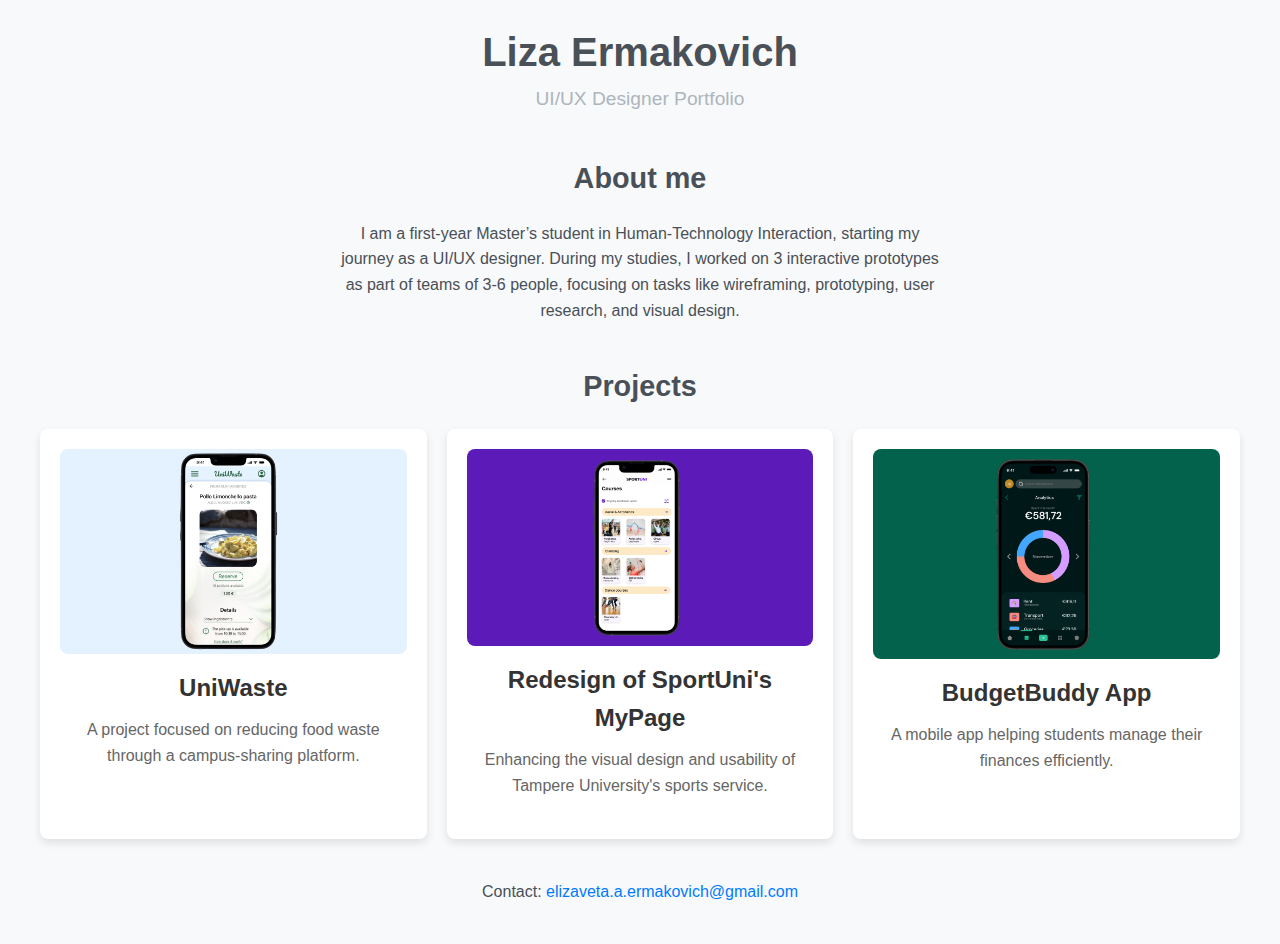
<file: index.html>
<!DOCTYPE html>
<html lang="en">
<head>
  <meta charset="UTF-8">
  <meta name="viewport" content="width=device-width, initial-scale=1.0">
  <title>My Portfolio</title>
  <link rel="stylesheet" href="styles.css">
</head>
<body>
  <header>
    <h1>Liza Ermakovich</h1>
    <p>UI/UX Designer Portfolio</p>
  </header>
  
  <main>
    <section id="about">
      <h2>About me</h2>
      <p>I am a first-year Master’s student in Human-Technology Interaction, starting my journey as a UI/UX designer. During my studies, I worked on 3 interactive prototypes as part of teams of 3-6 people, focusing on tasks like wireframing, prototyping, user research, and visual design.</p>
    </section>

    <section id="projects">
      <h2>Projects</h2>
      <div class="project-cards">
        <a href="project1.html" class="project-card">
          <img src="images/uniwaste1.png" alt="UniWaste" class="project-image">
          <h3>UniWaste</h3>
          <p>A project focused on reducing food waste through a campus-sharing platform.</p>
        </a>
      
        <a href="project2.html" class="project-card">
          <img src="images/sportuni.png" alt="Redesign of SportUni's MyPage" class="project-image">
          <h3>Redesign of SportUni's MyPage</h3>
          <p>Enhancing the visual design and usability of Tampere University's sports service.</p>
        </a>
      
        <a href="project3.html" class="project-card">
          <img src="images/budgetbuddy.png" alt="BudgetBuddy App" class="project-image">
          <h3>BudgetBuddy App</h3>
          <p>A mobile app helping students manage their finances efficiently.</p>
        </a>
      </div>
      
    </section>
  </main>

  <footer>
    <p>Contact: <a href="mailto:elizaveta.a.ermakovich@gmail.com">elizaveta.a.ermakovich@gmail.com</a></p>
  </footer>
</body>
</html>
</file>
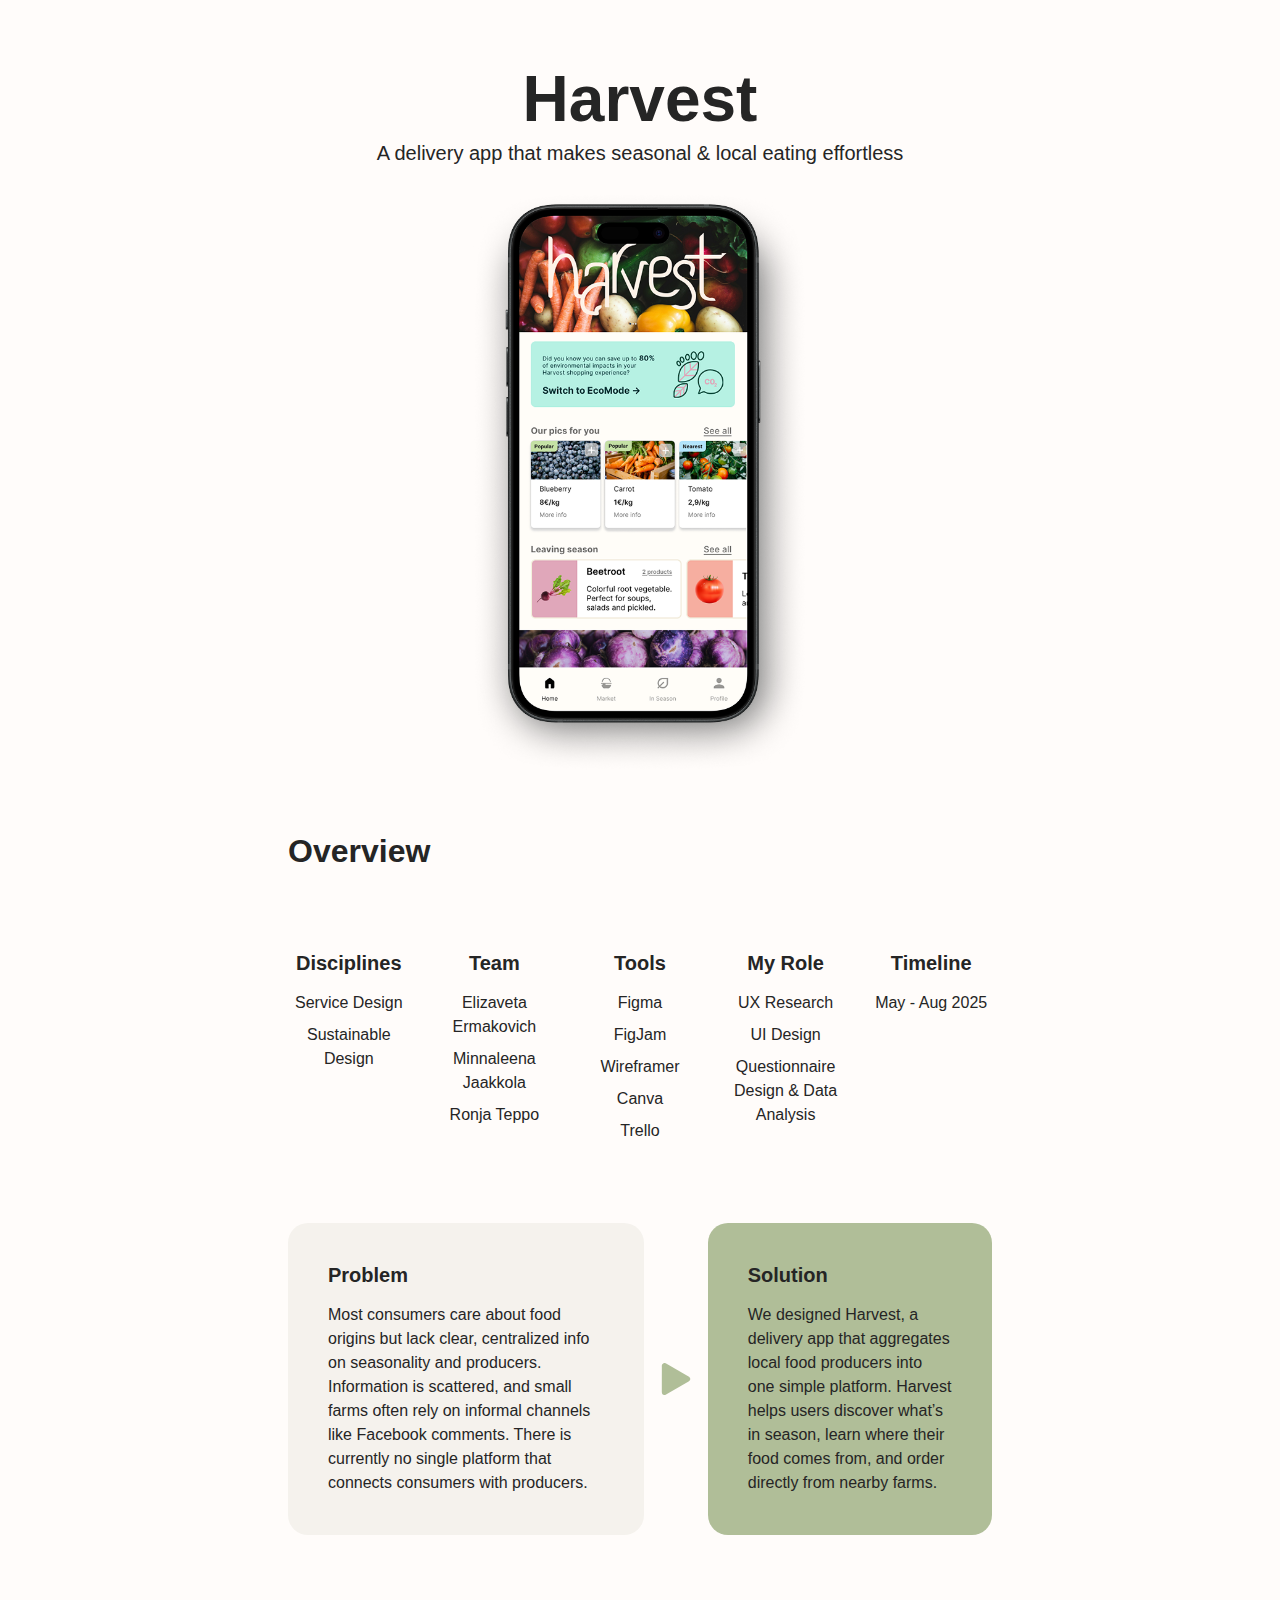
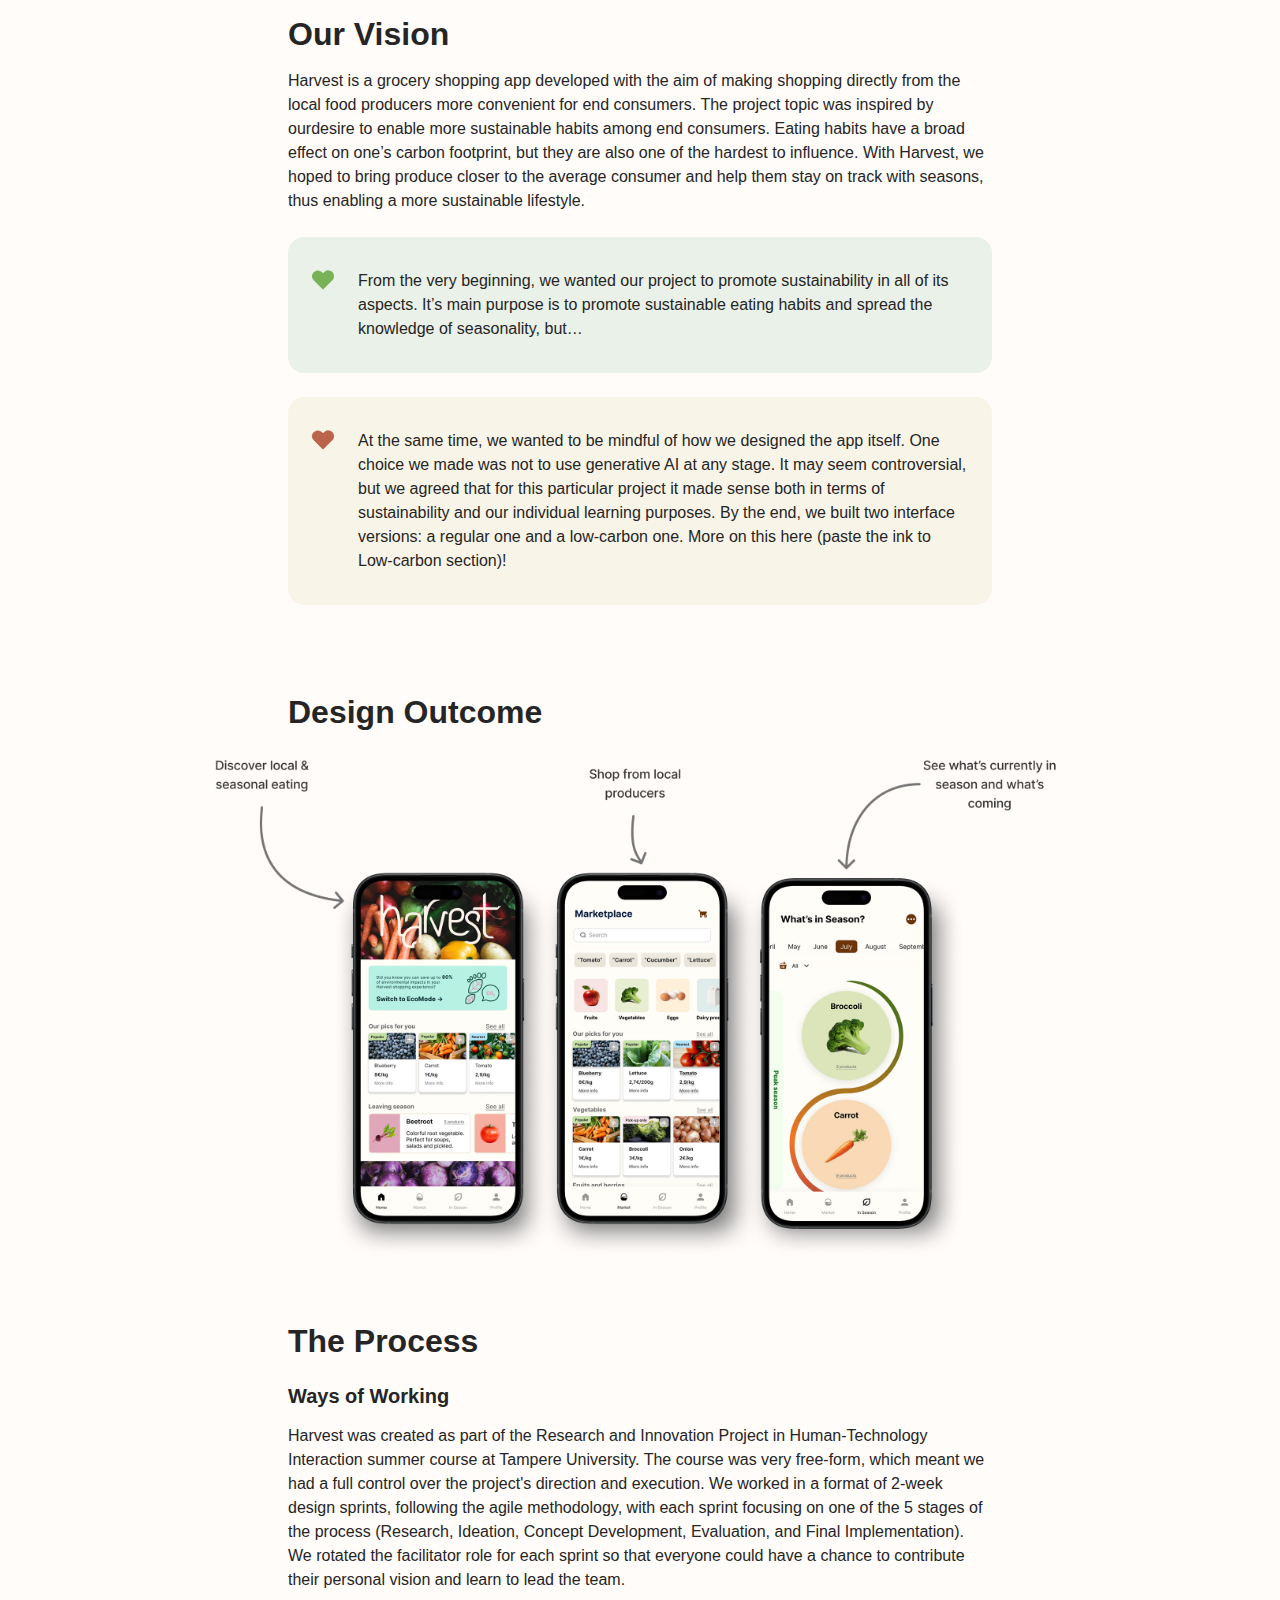
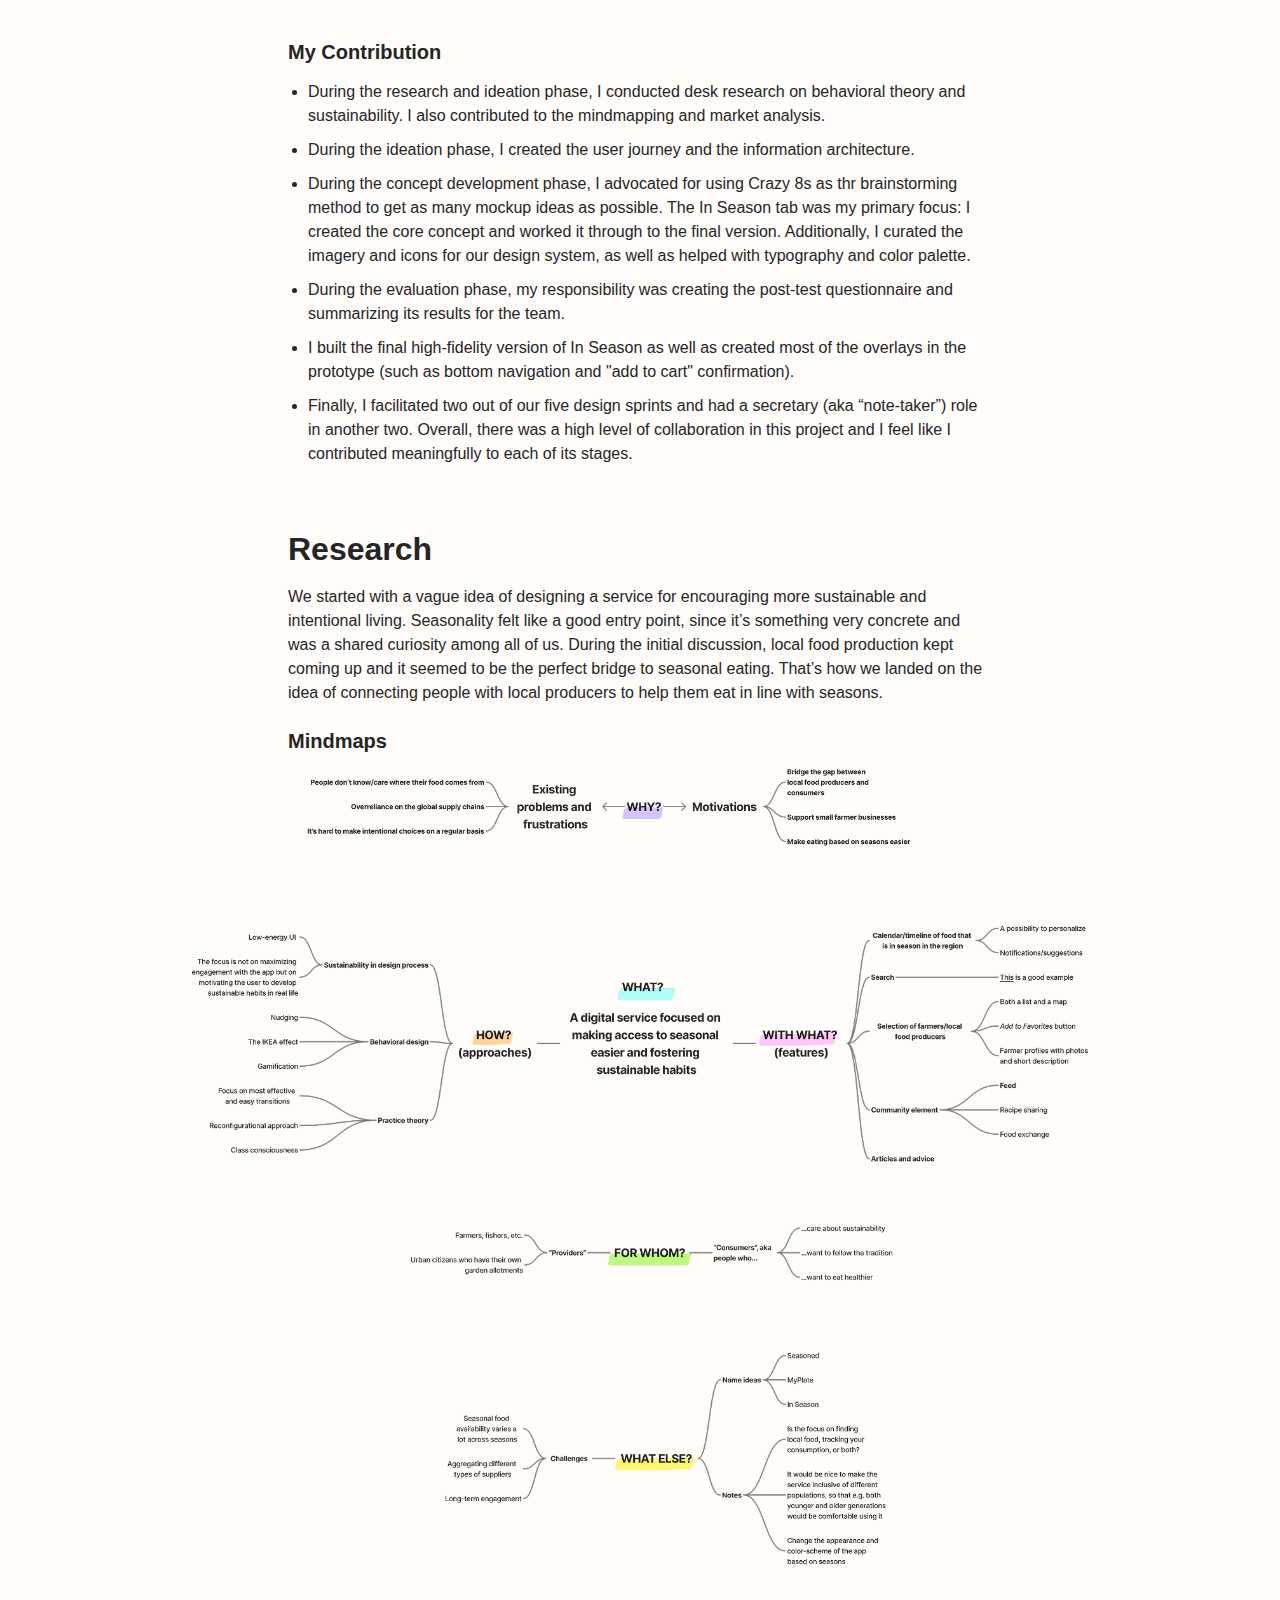
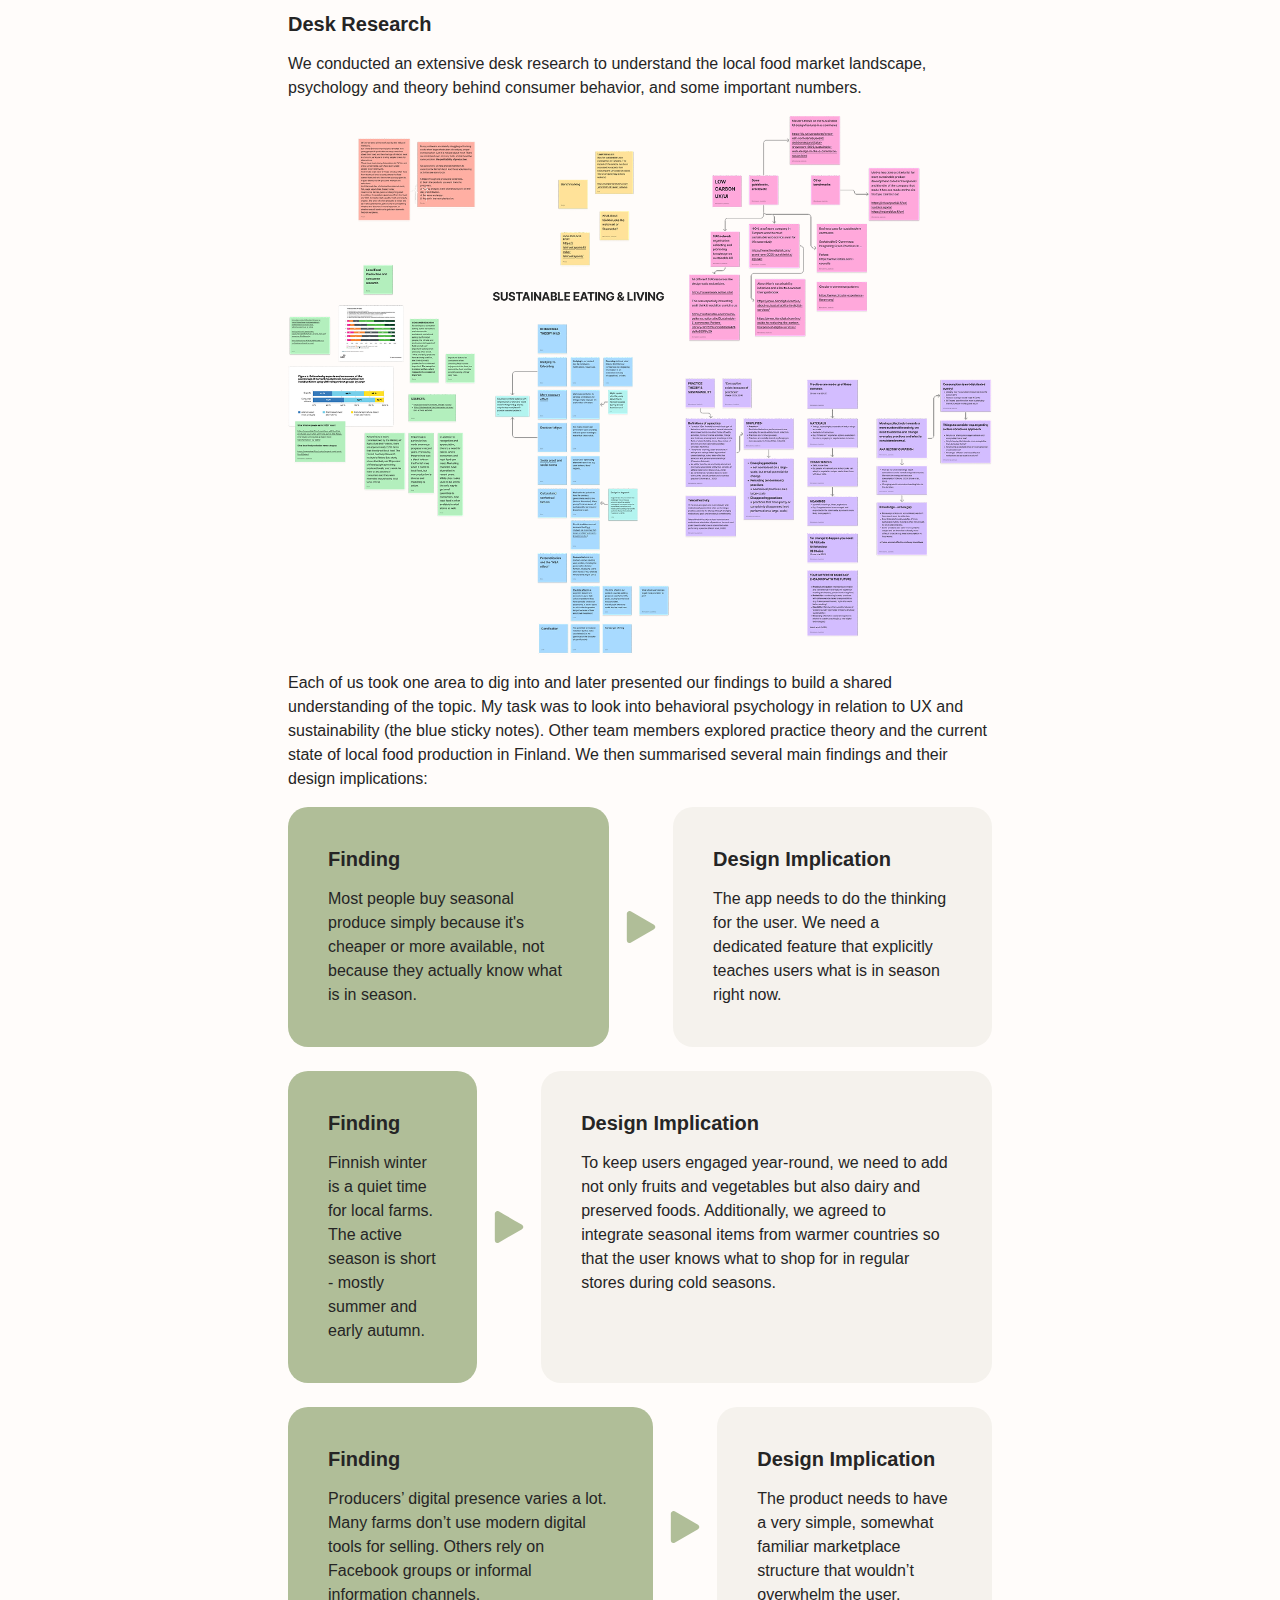
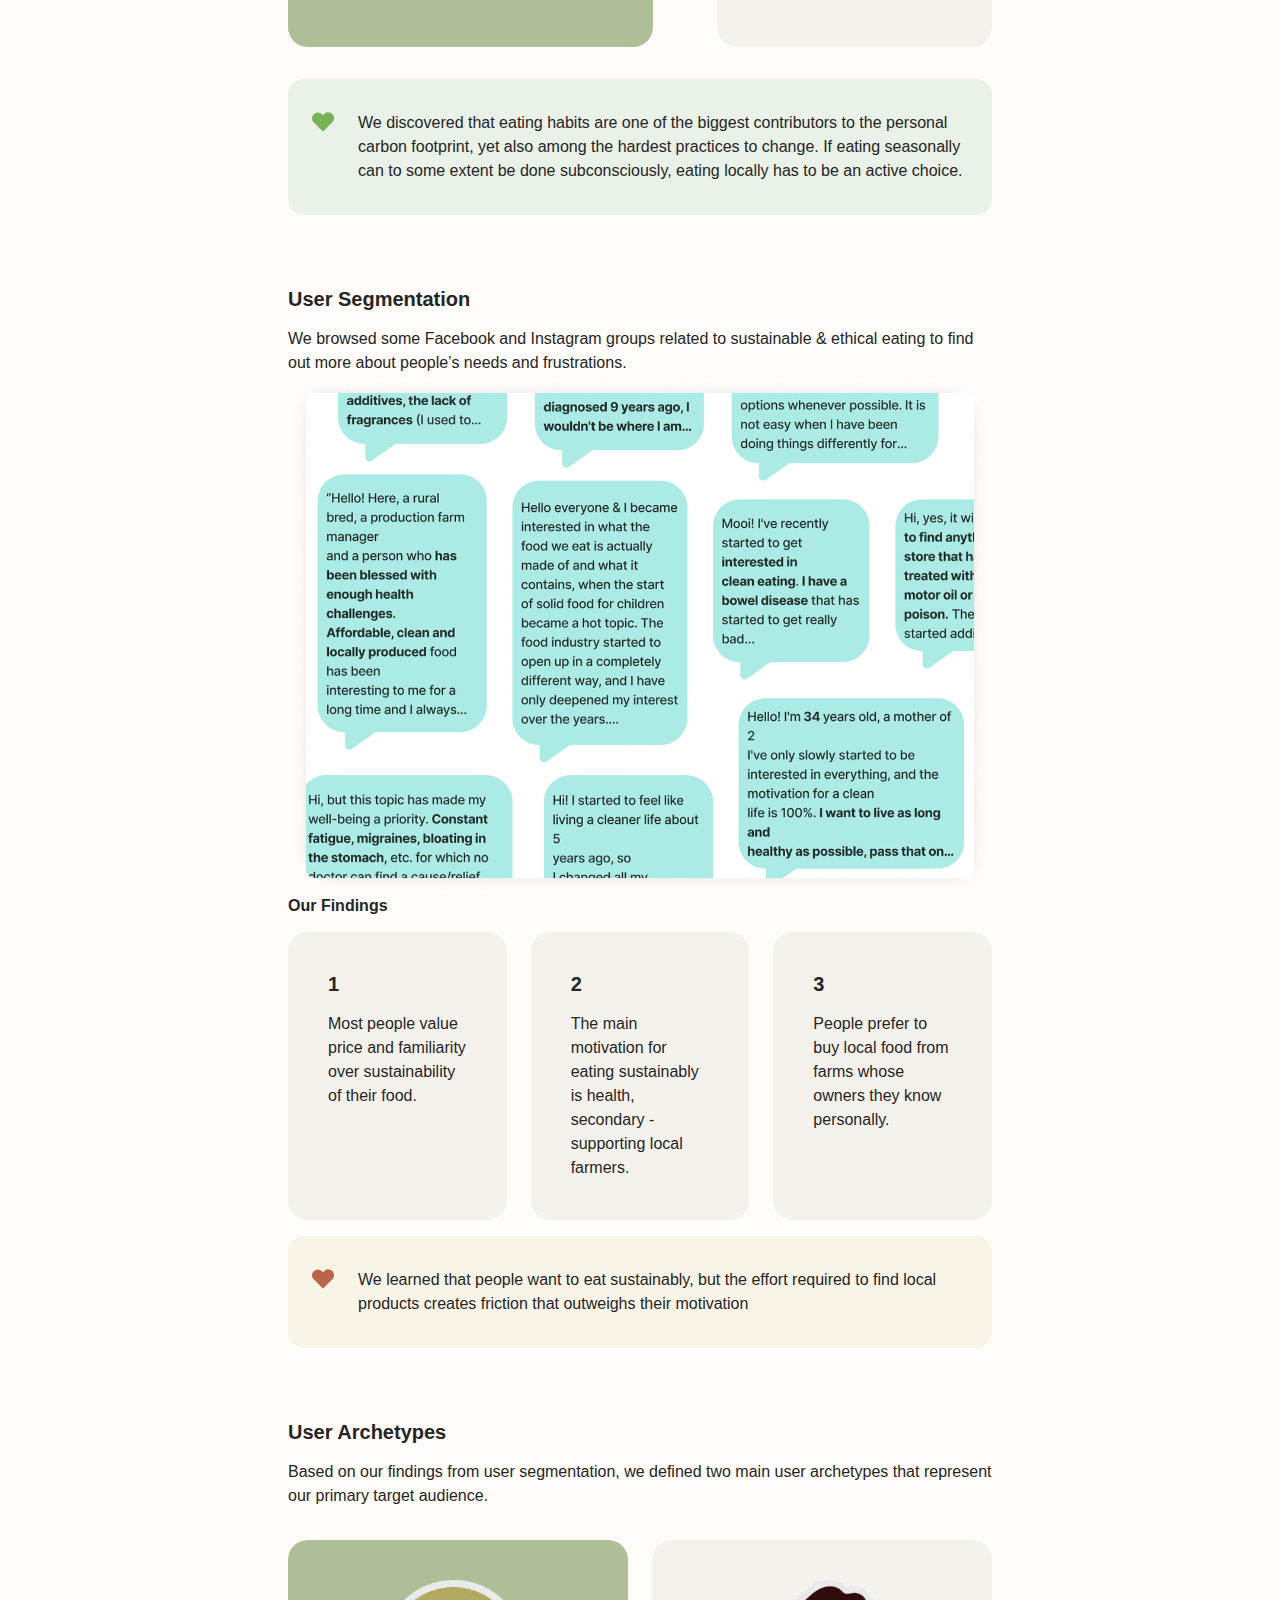
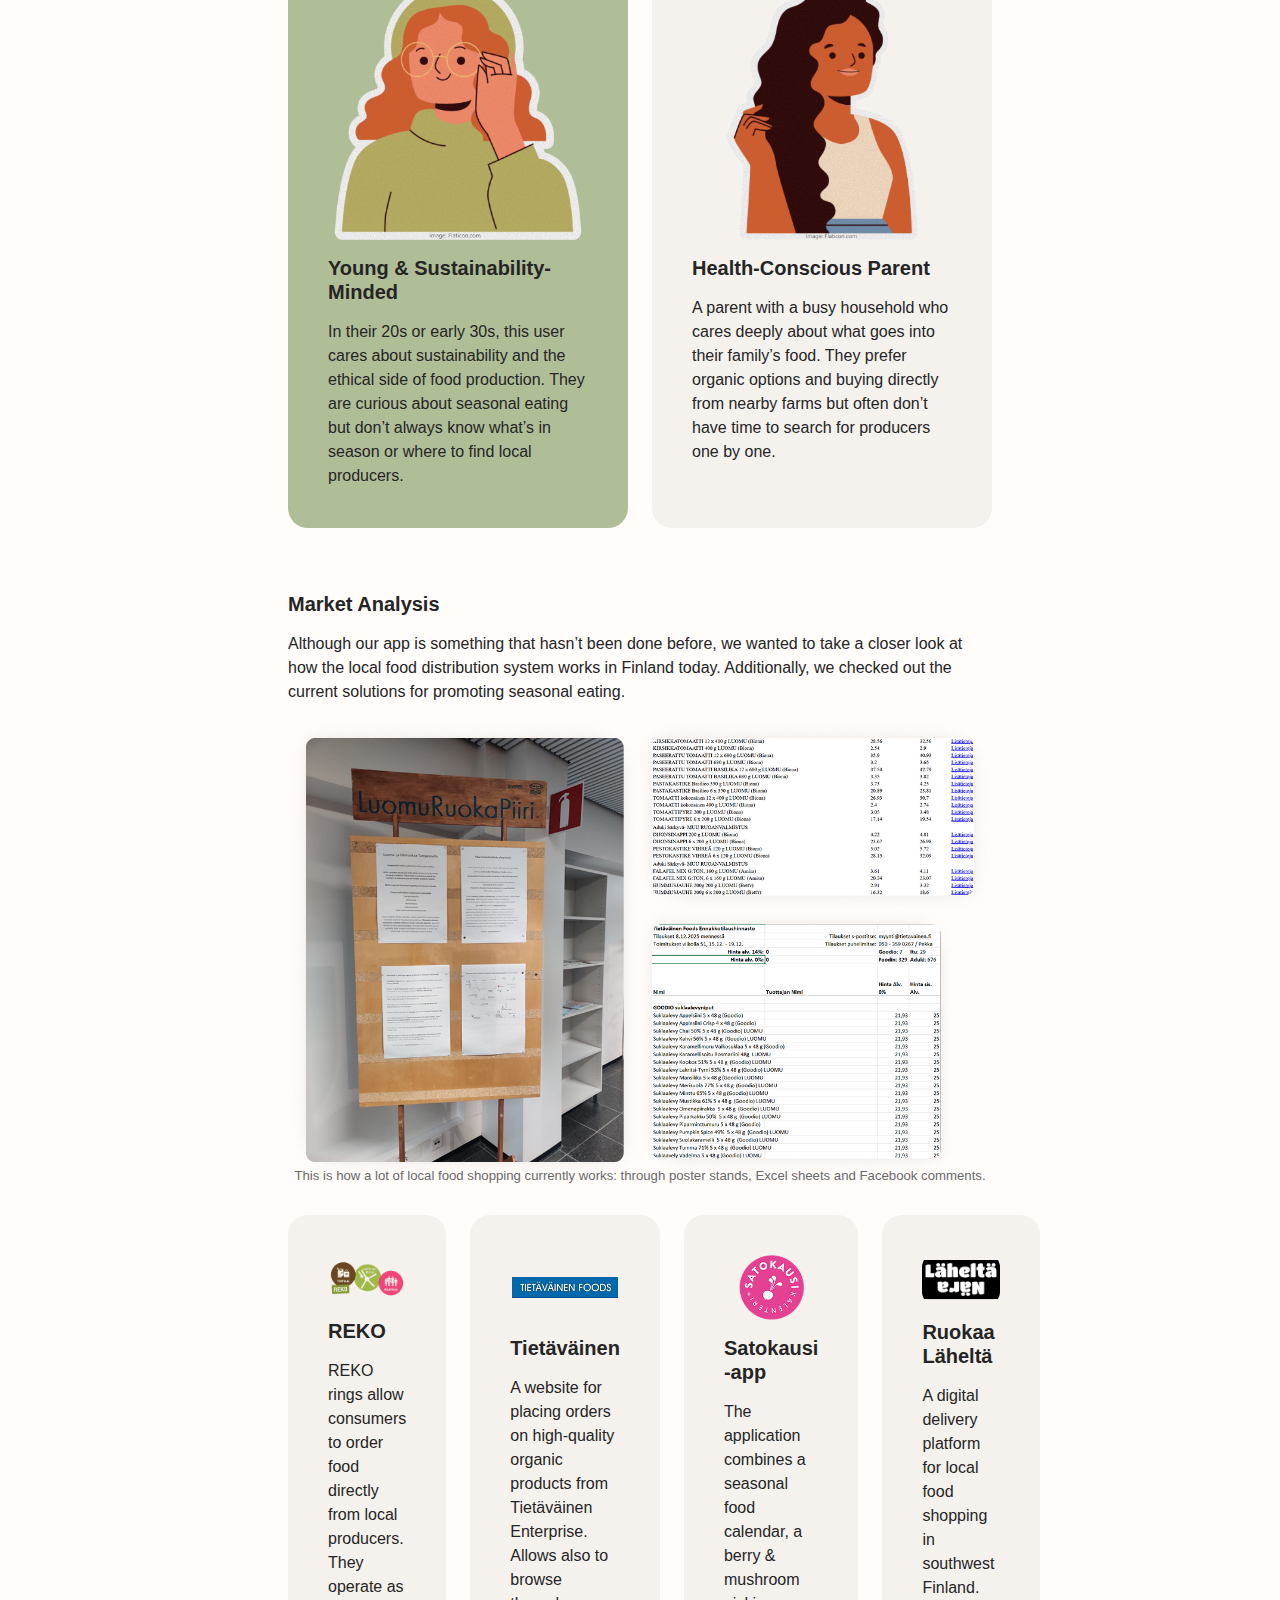
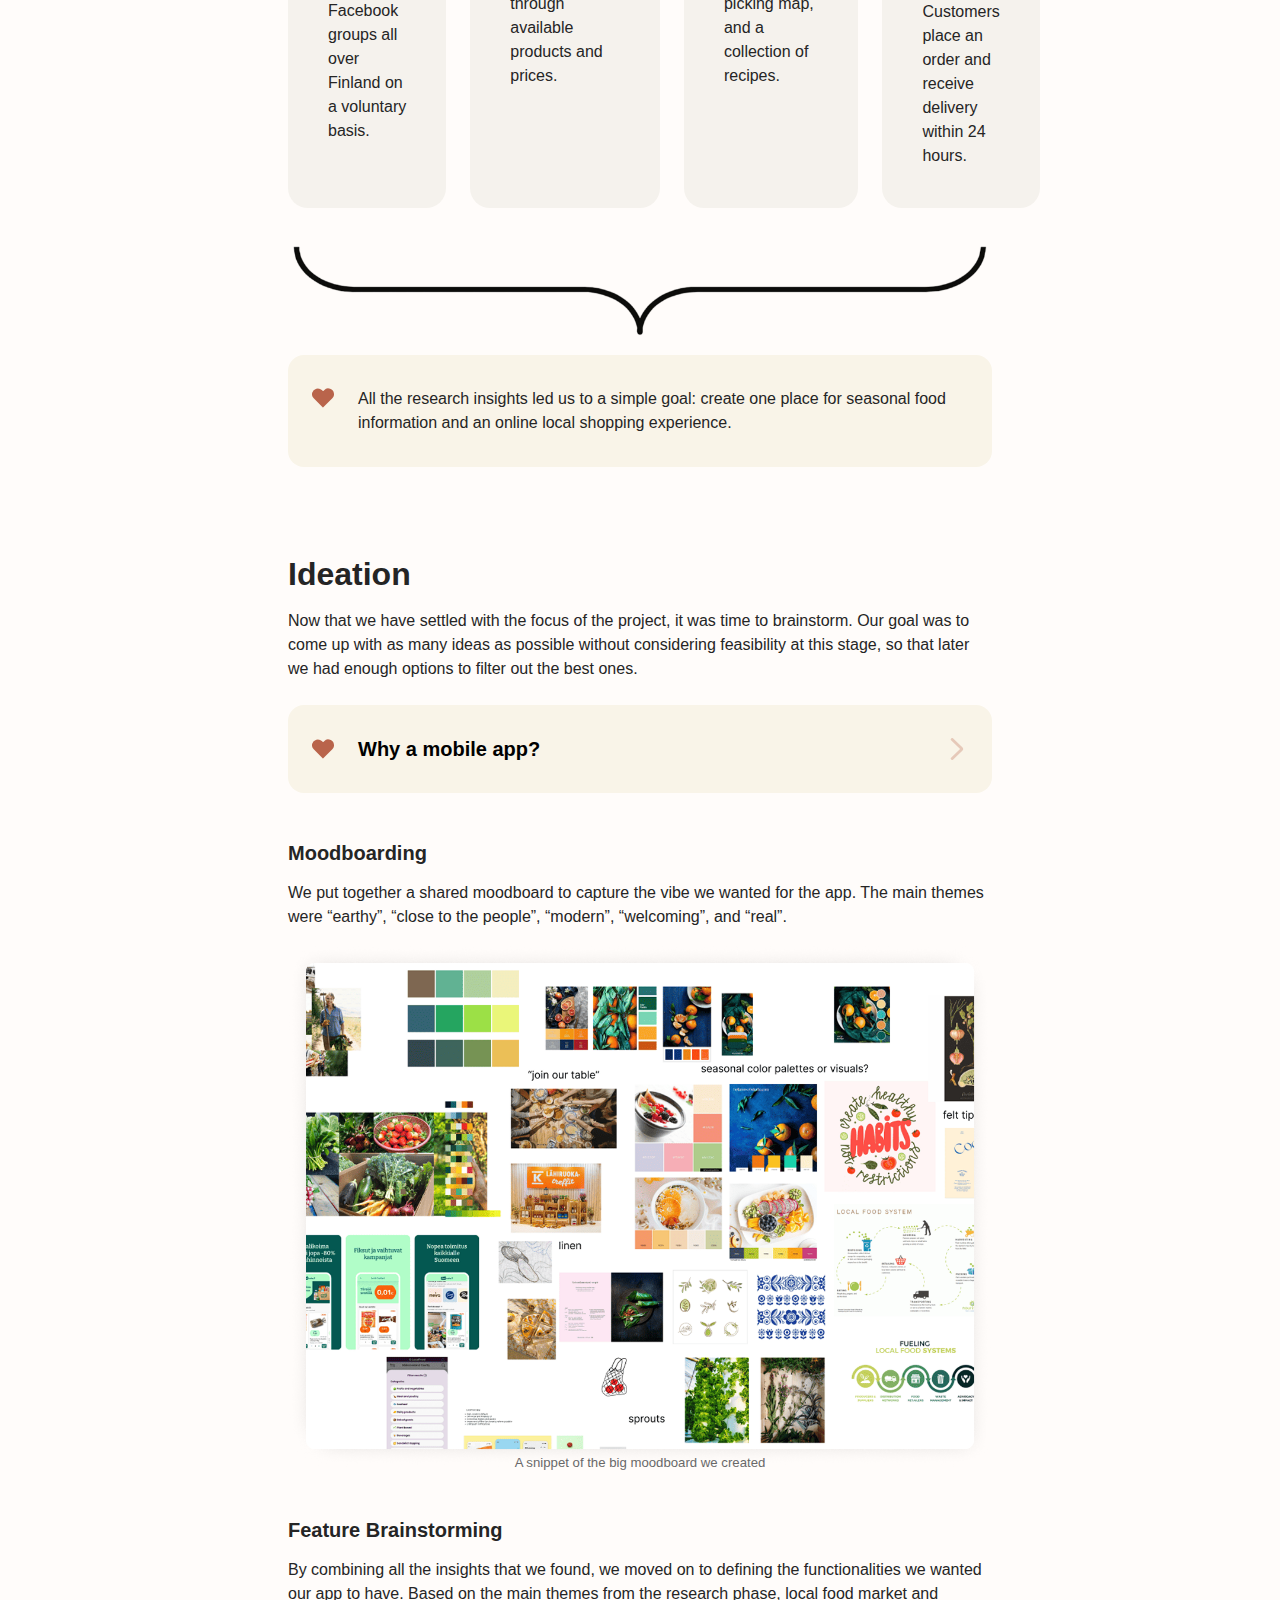
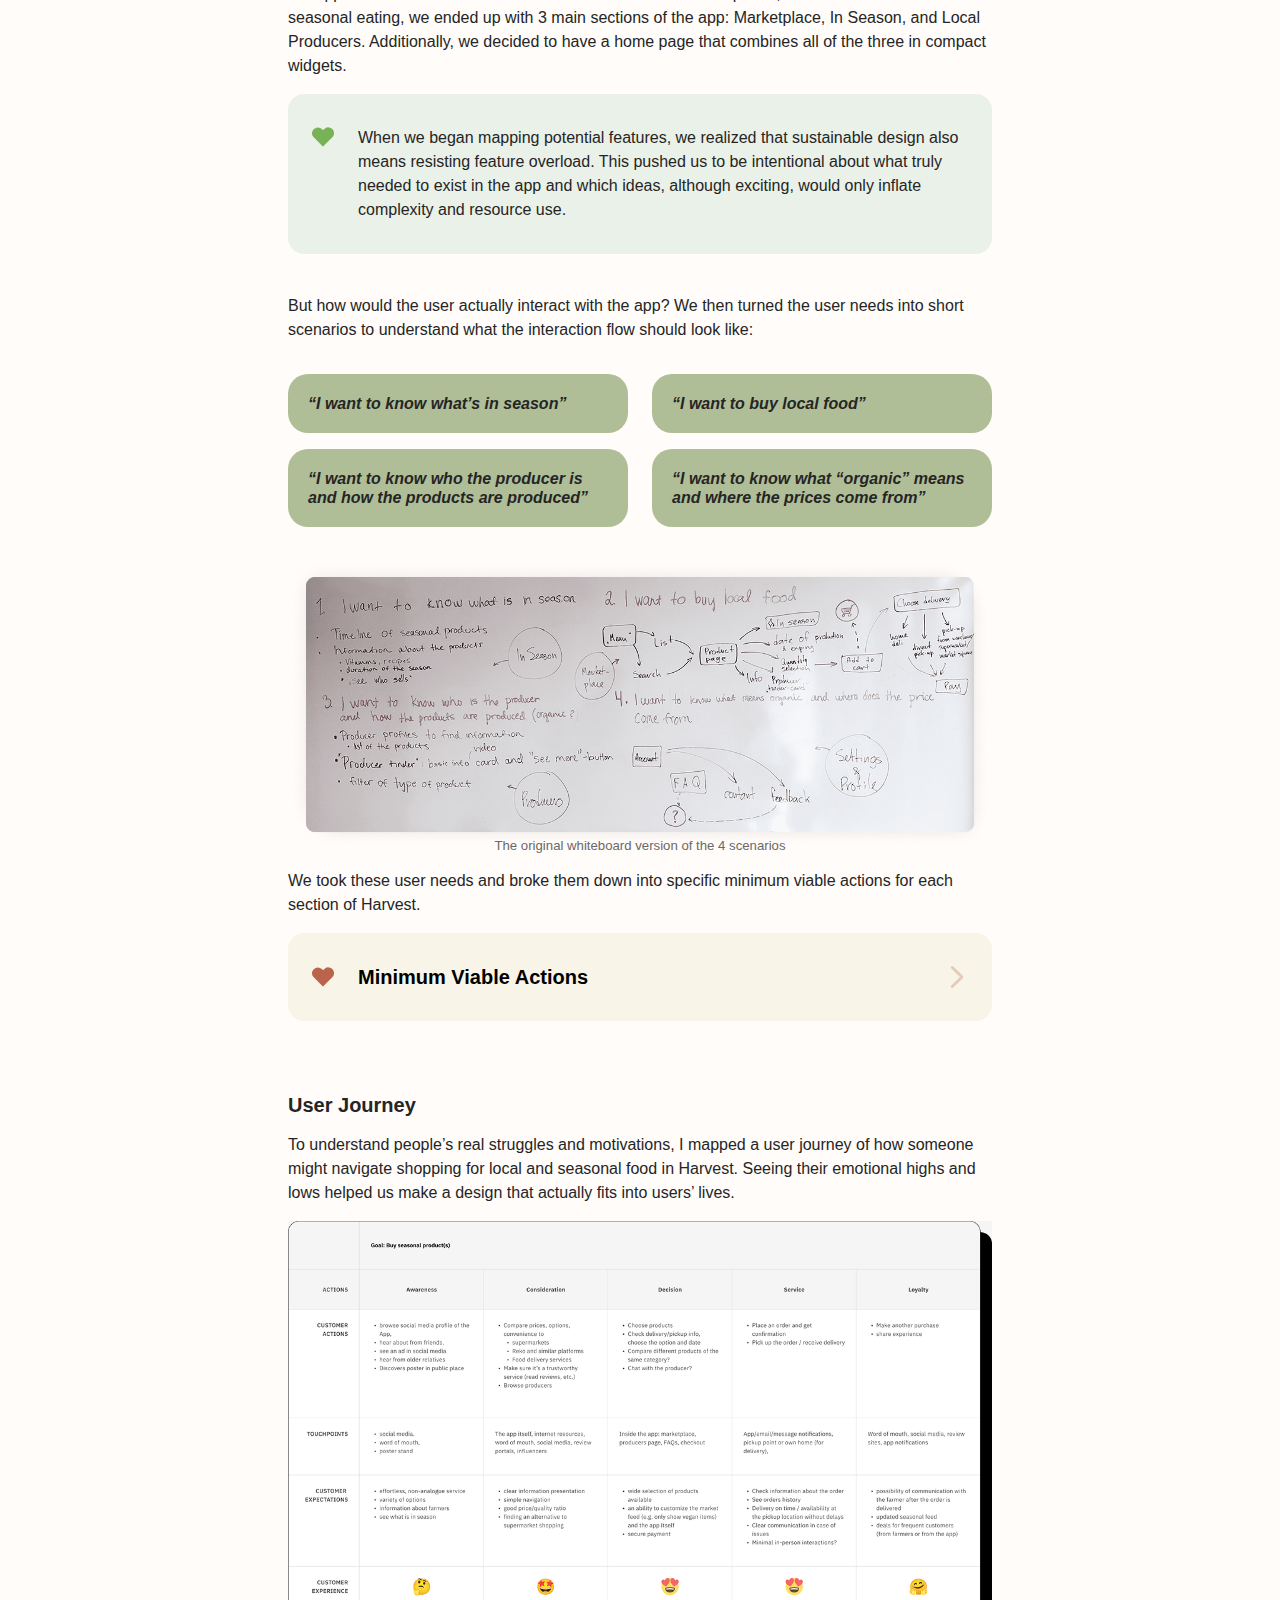
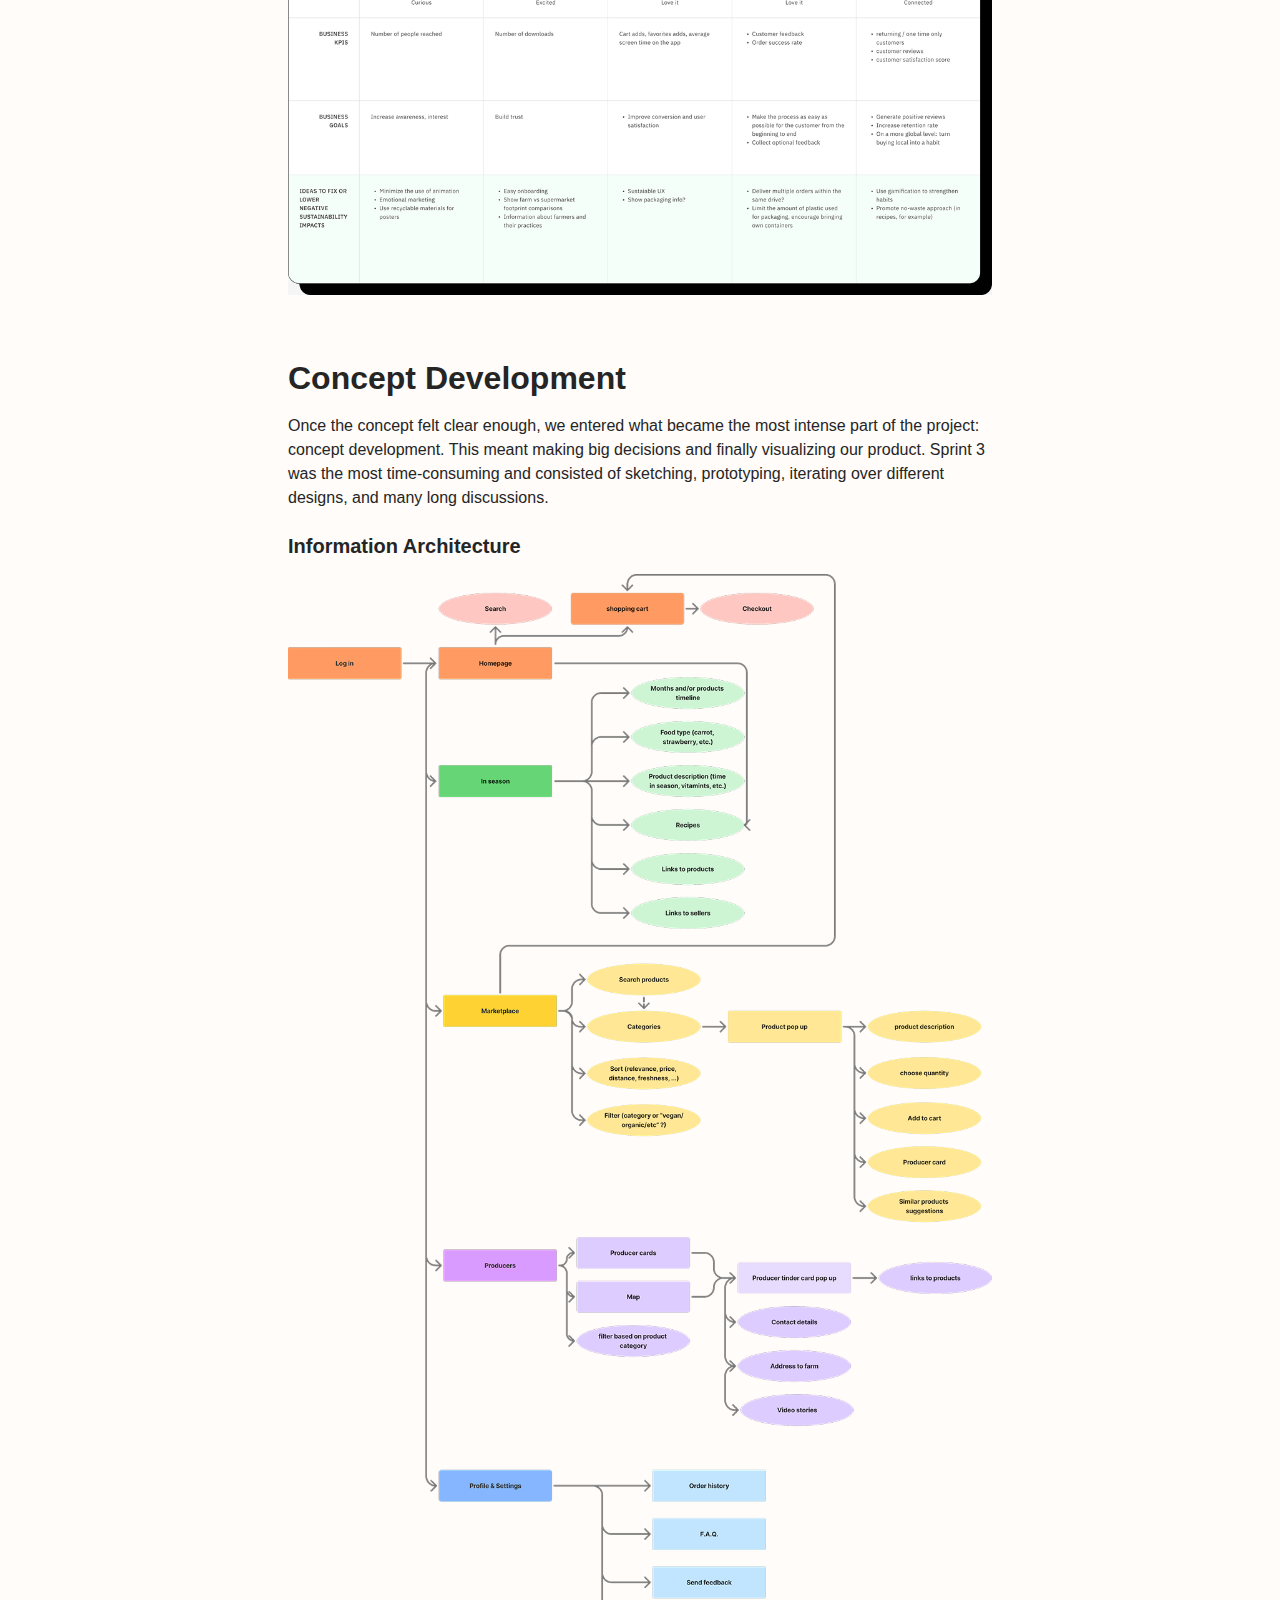
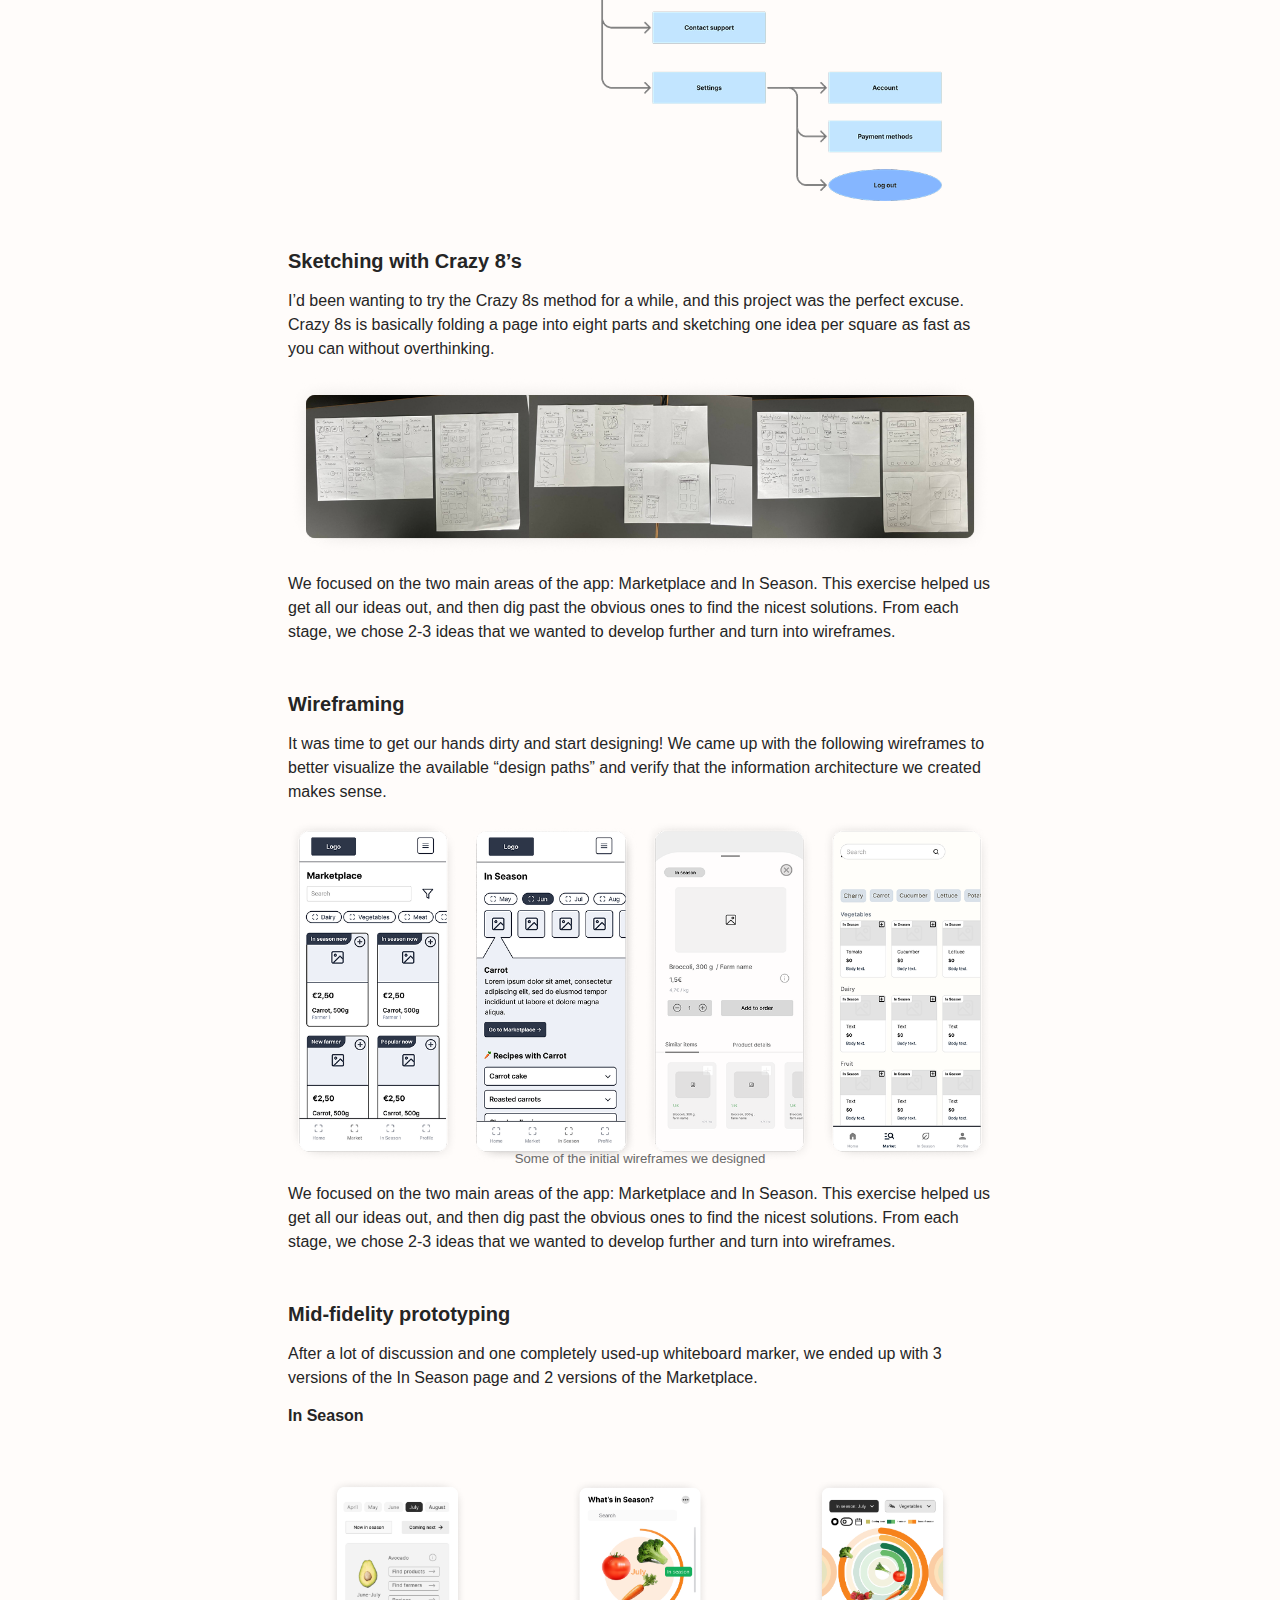
<file: harvest/index.html>
<!DOCTYPE html>
<html lang="en">
  <head>
    <meta charset="UTF-8" />
    <title>Liza Ermakovich Portfolio</title>
    <script type="module" crossorigin src="./assets/index-FAc7k6MR.js"></script>
    <link rel="stylesheet" crossorigin href="./assets/index-dd86v-MB.css">
  </head>
  <body>
    <div id="root"></div>
  </body>
</html>
</file>
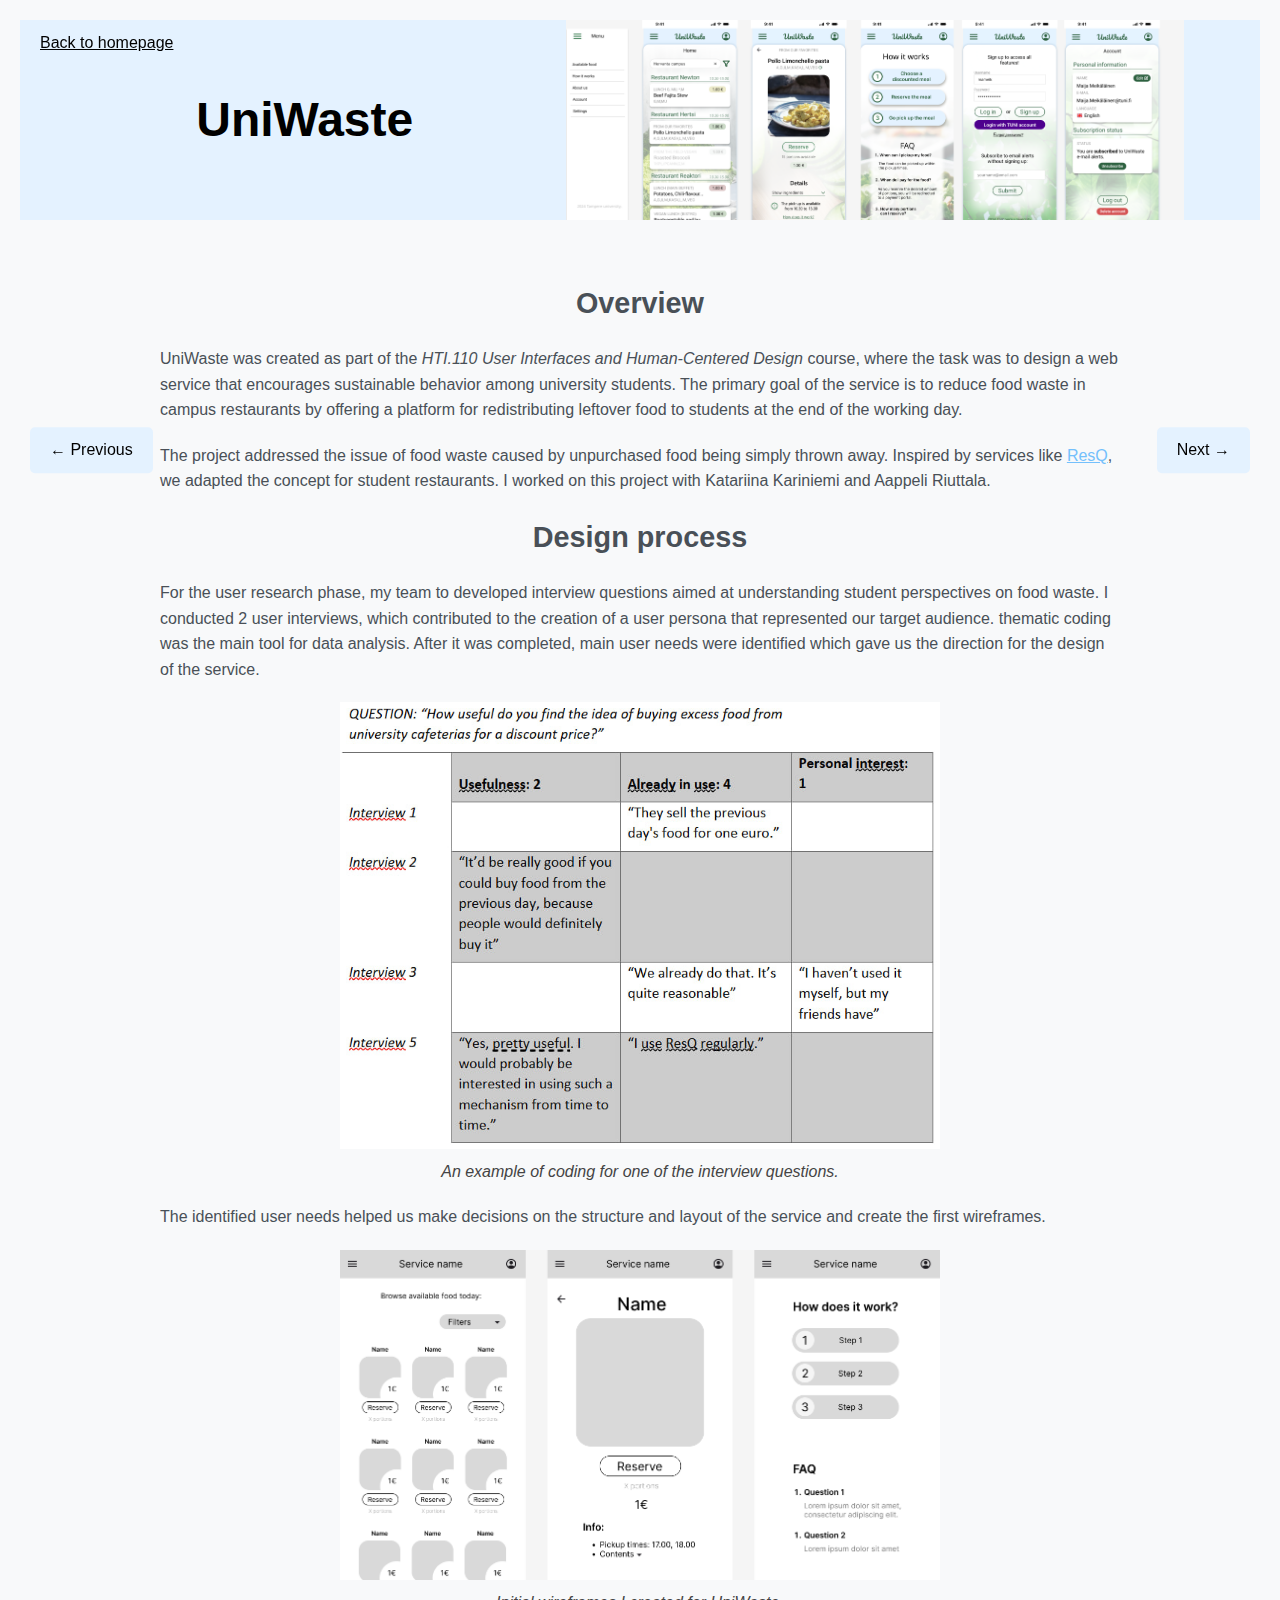
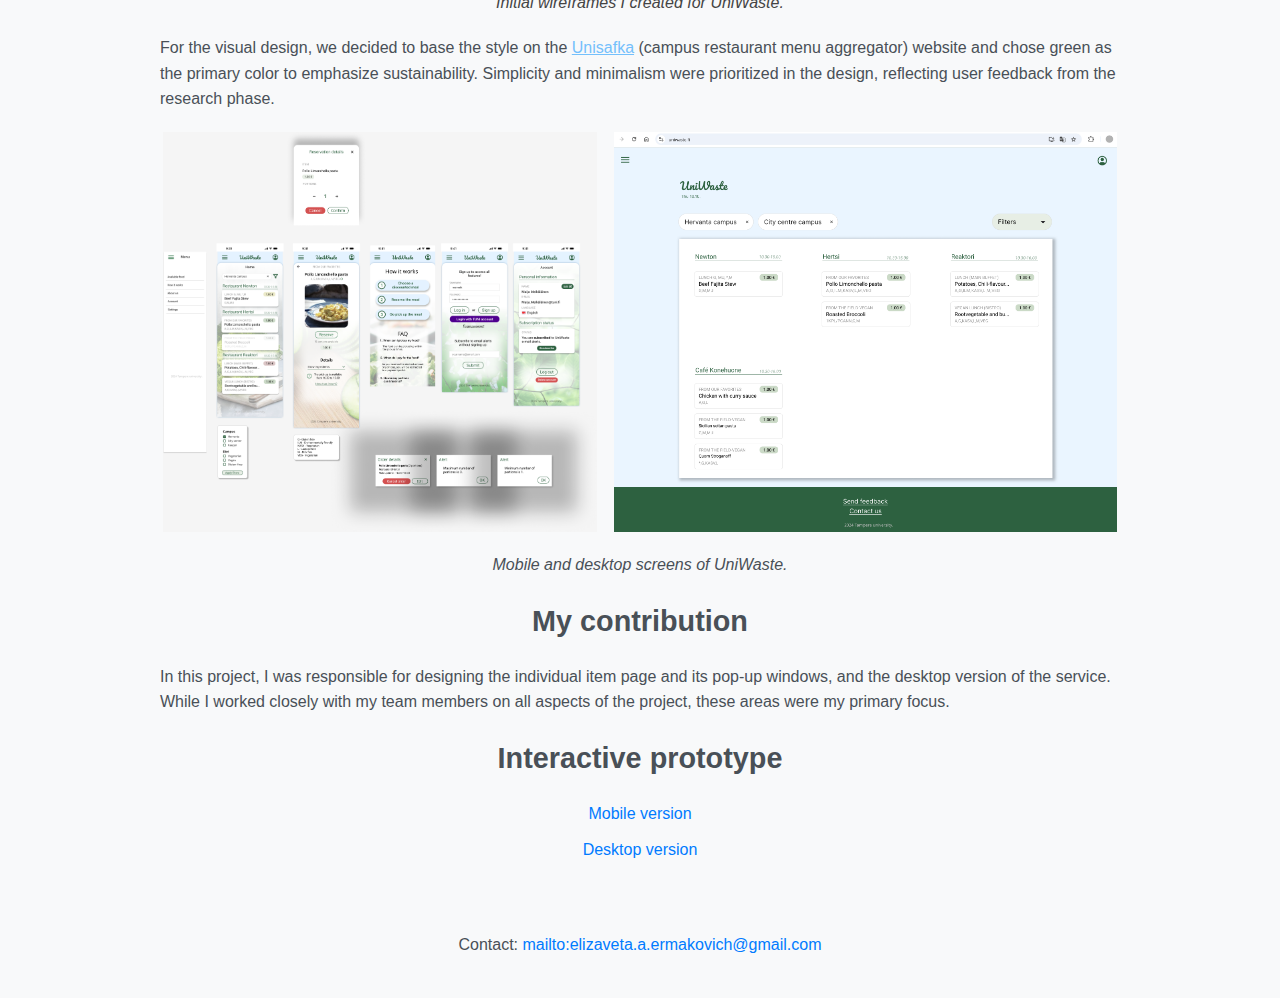
<file: project1.html>
<!DOCTYPE html>
<html lang="en">
<head>
  <meta charset="UTF-8">
  <meta name="viewport" content="width=device-width, initial-scale=1.0">
  <title>UniWaste Project</title>
  <link rel="stylesheet" href="styles.css">
</head>
<body>
  <header>
    <div class="banner">
      <h1>UniWaste</h1>
      <img src="images/uniwaste_banner1.png" alt="UniWaste banner">
    </div>

    <div class="back-to-homepage">
        <a href="index.html" class="back-button">Back to homepage</a>
      </div>
  </header>
  
  <main class="content-container">
    <section id="overview">
      <h2>Overview</h2>
      <p>
        UniWaste was created as part of the <em>HTI.110 User Interfaces and Human-Centered Design</em> course, where the task was to design a web service that encourages sustainable behavior among university students. The primary goal of the service is to reduce food waste in campus restaurants by offering a platform for redistributing leftover food to students at the end of the working day.
      </p>
      <p>
        The project addressed the issue of food waste caused by unpurchased food being simply thrown away. Inspired by services like <a href="https://www.resq-club.com/">ResQ</a>, we adapted the concept for student restaurants. I worked on this project with Katariina Kariniemi and Aappeli Riuttala.
      </p>
    </section>

    <section id="design-process">
      <h2>Design process</h2>
      <p>
        For the user research phase, my team to developed interview questions aimed at understanding student perspectives on food waste. I conducted 2 user interviews, which contributed to the creation of a user persona that represented our target audience. thematic coding was the main tool for data analysis. After it was completed, main user needs were identified which gave us the direction for the design of the service.
      </p>
      <figure>
        <img src="images/coding.jpg" alt="An example of coding for one of the interview questions">
        <figcaption><em>An example of coding for one of the interview questions.</em></figcaption>
      </figure>
      <p>
        The identified user needs helped us make decisions on the structure and layout of the service and create the first wireframes. 
      </p>
      <figure>
        <img src="images/wireframes_uniwaste.png" alt="Initial wireframes I created for UniWaste">
        <figcaption><em>Initial wireframes I created for UniWaste.</em></figcaption>
      </figure>
      <p>
        For the visual design, we decided to base the style on the <a href="https://unisafka.fi/">Unisafka</a> (campus restaurant menu aggregator) website and chose green as the primary color to emphasize sustainability. Simplicity and minimalism were prioritized in the design, reflecting user feedback from the research phase.
      </p>
      <figure class="uniwaste_screens">
        <img src="images/screens_uniwaste.png" alt="Mobile screen">
        <img src="images/screens_uniwaste1.png" alt="Desktop screen">
      </figure>
      <div style="text-align: center; padding-bottom: 20px;"><em>Mobile and desktop screens of UniWaste.</em></div>
    </section>

    <section id="contribution">
      <h2>My contribution</h2>
      <p>
        In this project, I was responsible for designing the individual item page and its pop-up windows, and the desktop version of the service. While I worked closely with my team members on all aspects of the project, these areas were my primary focus.
      </p>
    </section>

    <section id="prototype">
      <h2>Interactive prototype</h2>
      <ul>
        <li><a href="https://www.figma.com/proto/Em0Hm1V3jC8O6gCnfTkY1r/HTI110-group-assignment?page-id=0%3A1&node-id=4-270&p=f&viewport=593%2C444%2C0.31&t=WjRyoQZ9kqZPcAnh-1&scaling=scale-down&content-scaling=fixed&starting-point-node-id=4%3A270" target="_blank">Mobile version</a></li>
        <li><a href="https://www.figma.com/proto/Em0Hm1V3jC8O6gCnfTkY1r/HTI110-group-assignment?page-id=356%3A920&node-id=356-1025&p=f&viewport=1163%2C140%2C0.26&t=D5rrECFqt7OzyPKc-1&scaling=scale-down&content-scaling=fixed&starting-point-node-id=356%3A1025" target="_blank">Desktop version</a></li>
      </ul>
    </section>
  </main>

  <footer>
    <p>Contact: <a href="mailto:elizaveta.a.ermakovich@gmail.com">mailto:elizaveta.a.ermakovich@gmail.com</a></p>
  </footer>

  <div class="sticky-navigation">
    <a href="project3.html" class="nav-button-unisafka left">&#8592; Previous</a>
    <a href="project2.html" class="nav-button-unisafka right">Next &#8594;</a>
  </div>
</body>
</html>
</file>
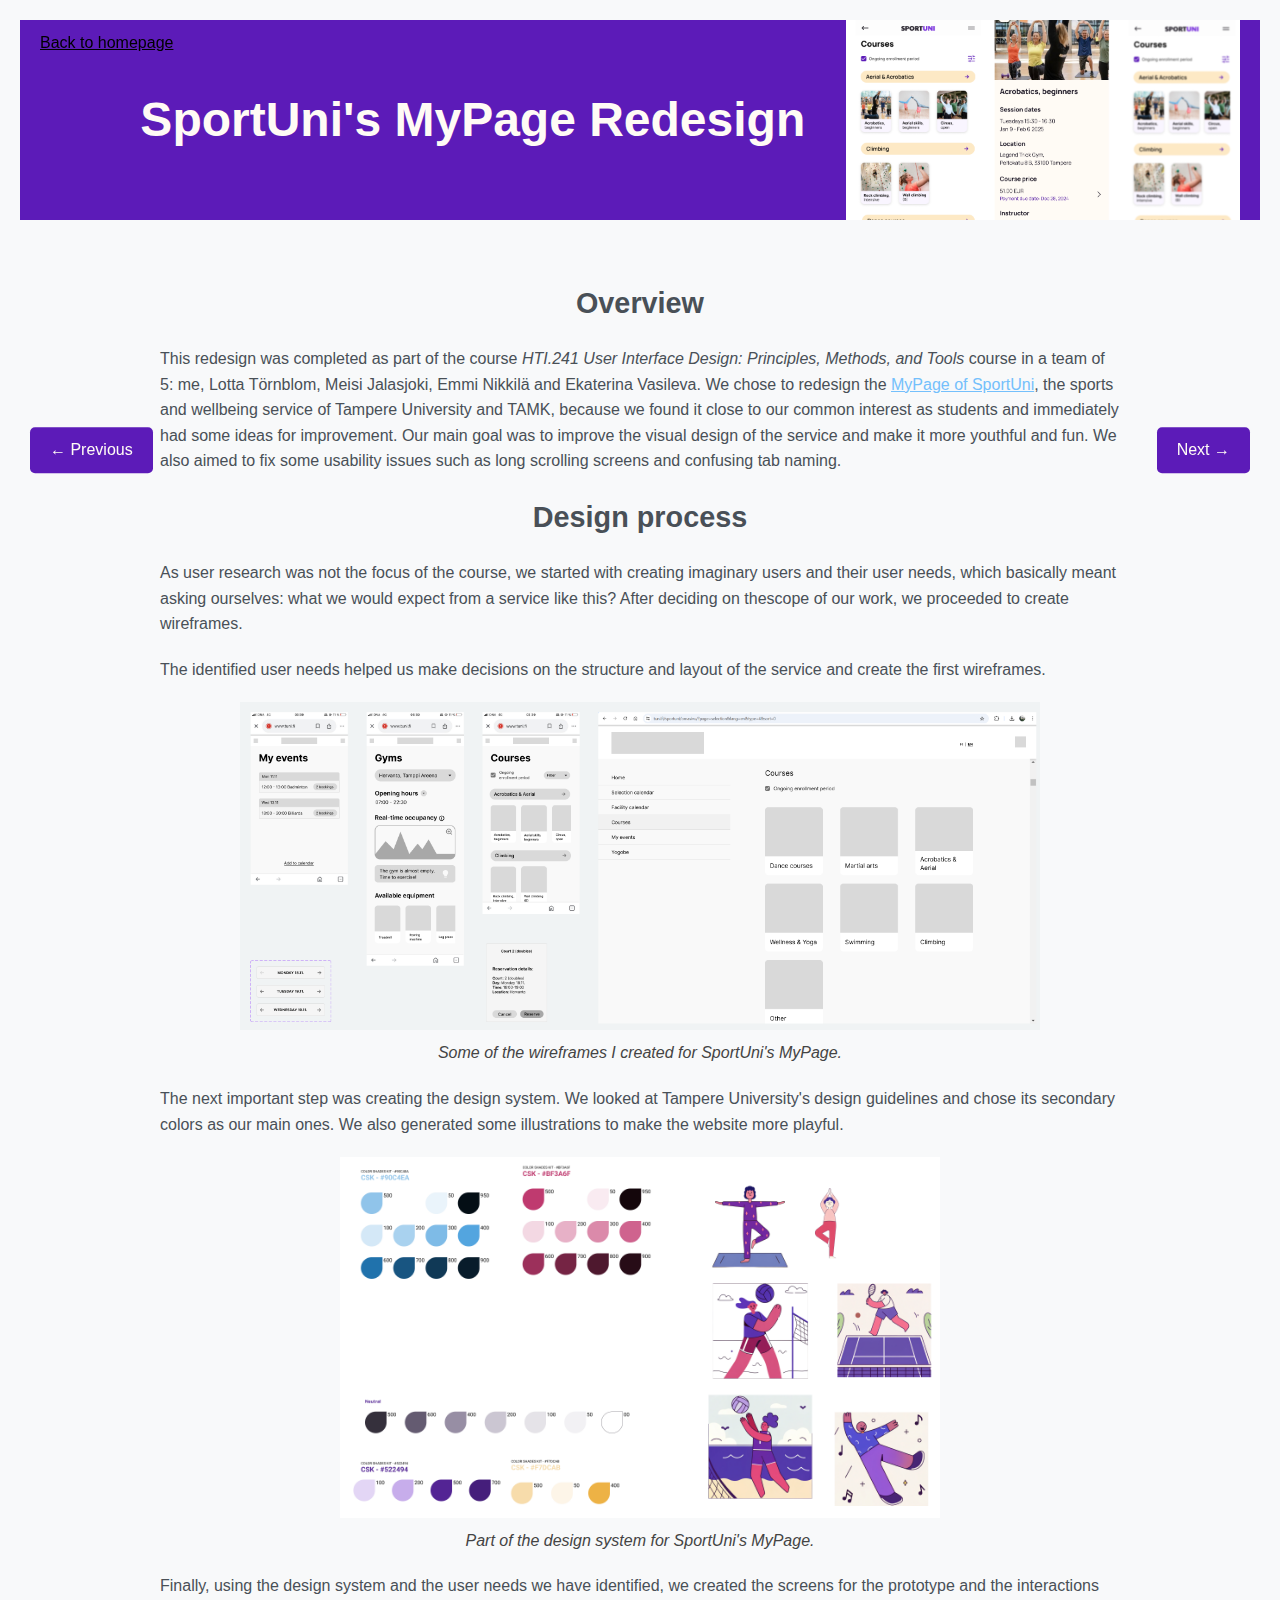
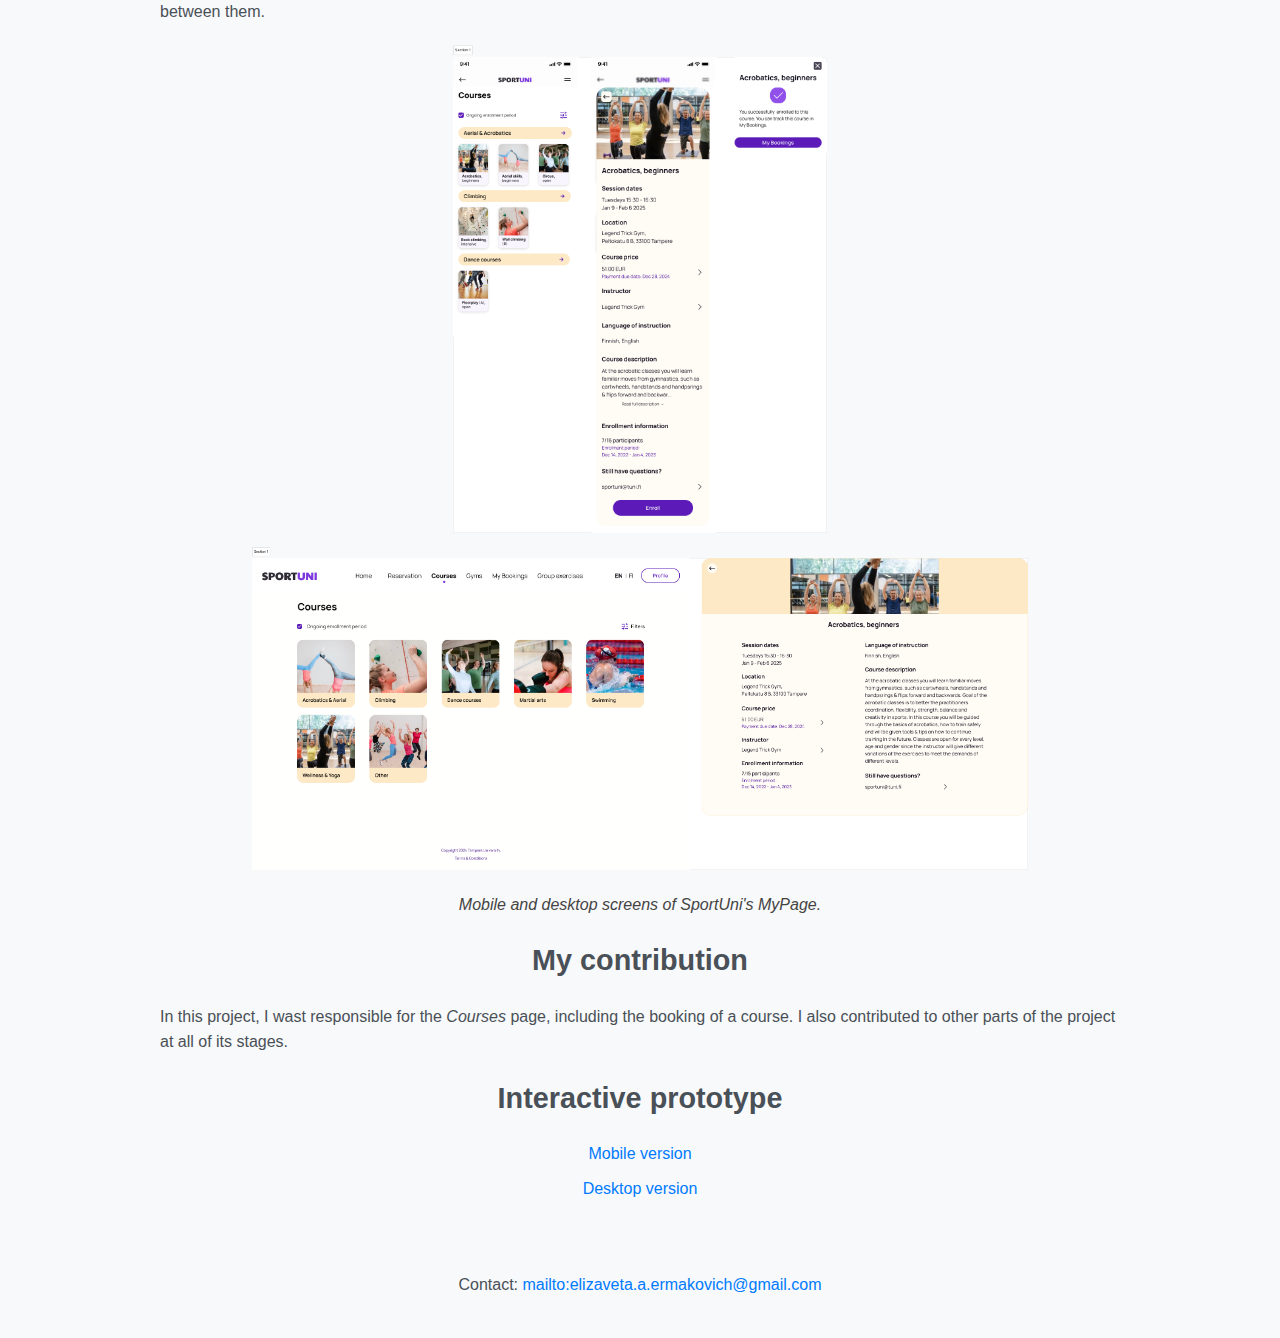
<file: project2.html>
<!DOCTYPE html>
<html lang="en">
<head>
  <meta charset="UTF-8">
  <meta name="viewport" content="width=device-width, initial-scale=1.0">
  <title>SportUni redesign</title>
  <link rel="stylesheet" href="styles.css">
</head>
<body>
  <header>
    <div class="banner" style="background-color: #5C1BB8;">
      <h1 style="color: #FFFBF5;">SportUni's MyPage Redesign</h1>
      <img src="images/sportuni_banner(1).png" alt="SportUni banner">
    </div>

    <div class="back-to-homepage">
      <a href="index.html" class="back-button">Back to homepage</a>
    </div>
  </header>
  
  <main class="content-container">
    <section id="overview">
      <h2>Overview</h2>
      <p>
        This redesign was completed as part of the course <em>HTI.241 User Interface Design: Principles, Methods, and Tools</em> course in a team of 5: me, Lotta Törnblom, Meisi Jalasjoki, Emmi Nikkilä and Ekaterina Vasileva. We chose to redesign the <a href="https://www.tuni.fi/sportuni/omasivu/?page=myevents;lang=en">MyPage of SportUni</a>, the sports and wellbeing service of Tampere University and TAMK, because we found it close to our common interest as students and immediately had some ideas for improvement. Our main goal was to improve the visual design of the service and make it more youthful and fun. We also aimed to fix some usability issues such as long scrolling screens and confusing tab naming.
      </p> 
    </section>

    <section id="design-process">
      <h2>Design process</h2>
      <p>
        As user research was not the focus of the course, we started with creating imaginary users and their user needs, which basically meant asking ourselves: what we would expect from a service like this? After deciding on thescope of our work, we proceeded to create wireframes.
      <p>
        The identified user needs helped us make decisions on the structure and layout of the service and create the first wireframes. 
      </p>
      <figure>
        <img style="max-width: 800px;" src="images/sportuni_wireframes(1).png" alt="Some of the wireframes I created for SportUni's MyPage">
        <figcaption><em>Some of the wireframes I created for SportUni's MyPage.</em></figcaption>
      </figure>
      <p>
        The next important step was creating the design system. We looked at Tampere University's design guidelines and chose its secondary colors as our main ones. We also generated some illustrations to make the website more playful.
      </p>
      <figure>
        <img src="images/design_system(1).png" alt="Part of the design system.">
        <figcaption><em>Part of the design system for SportUni's MyPage.</em></figcaption>
      </figure>
      <p>
        Finally, using the design system and the user needs we have identified, we created the screens for the prototype and the interactions between them.
      </p>
      <figure>
        <img style="max-width: 400px;" src="images/mobile_sportuni.png" alt="Mobile version of SportUni's MyPage">
        <img style="max-width: 800px;" src="images/desktop_sportuni.png" alt="Desktop version of SportUni's MyPage">
        <figcaption><em>Mobile and desktop screens of SportUni's MyPage.</em></figcaption>
      </figure>
    </section>

    <section id="contribution">
      <h2>My contribution</h2>
      <p>
        In this project, I wast responsible for the <em>Courses</em> page, including the booking of a course. I also contributed to other parts of the project at all of its stages.
      </p>
    </section>

    <section id="prototype">
      <h2>Interactive prototype</h2>
      <ul>
        <li><a href="https://www.figma.com/proto/yyxItGTIG7P7HBIgOvg7aw/Sportuni-prototype?page-id=315%3A998&node-id=321-1940&p=f&viewport=443%2C105%2C0.22&t=9DBcF3TMlbM2r3MV-1&scaling=scale-down&content-scaling=fixed&starting-point-node-id=321%3A1940" target="_blank">Mobile version</a></li>
        <li><a href="https://www.figma.com/proto/yyxItGTIG7P7HBIgOvg7aw/Sportuni-prototype?page-id=1%3A3&node-id=192-5659&p=f&viewport=833%2C305%2C0.11&t=hcwgeVQqWVowFBO3-1&scaling=scale-down&content-scaling=fixed&starting-point-node-id=192%3A5659" target="_blank">Desktop version</a></li>
      </ul>
    </section>
  </main>

  <footer>
    <p>Contact: <a href="mailto:elizaveta.a.ermakovich@gmail.com">mailto:elizaveta.a.ermakovich@gmail.com</a></p>
  </footer>

  <div class="sticky-navigation">
    <a href="project1.html" class="nav-button-sportuni left">&#8592; Previous</a>
    <a href="project3.html" class="nav-button-sportuni right">Next &#8594;</a>
  </div>
</body>
</html>
</file>
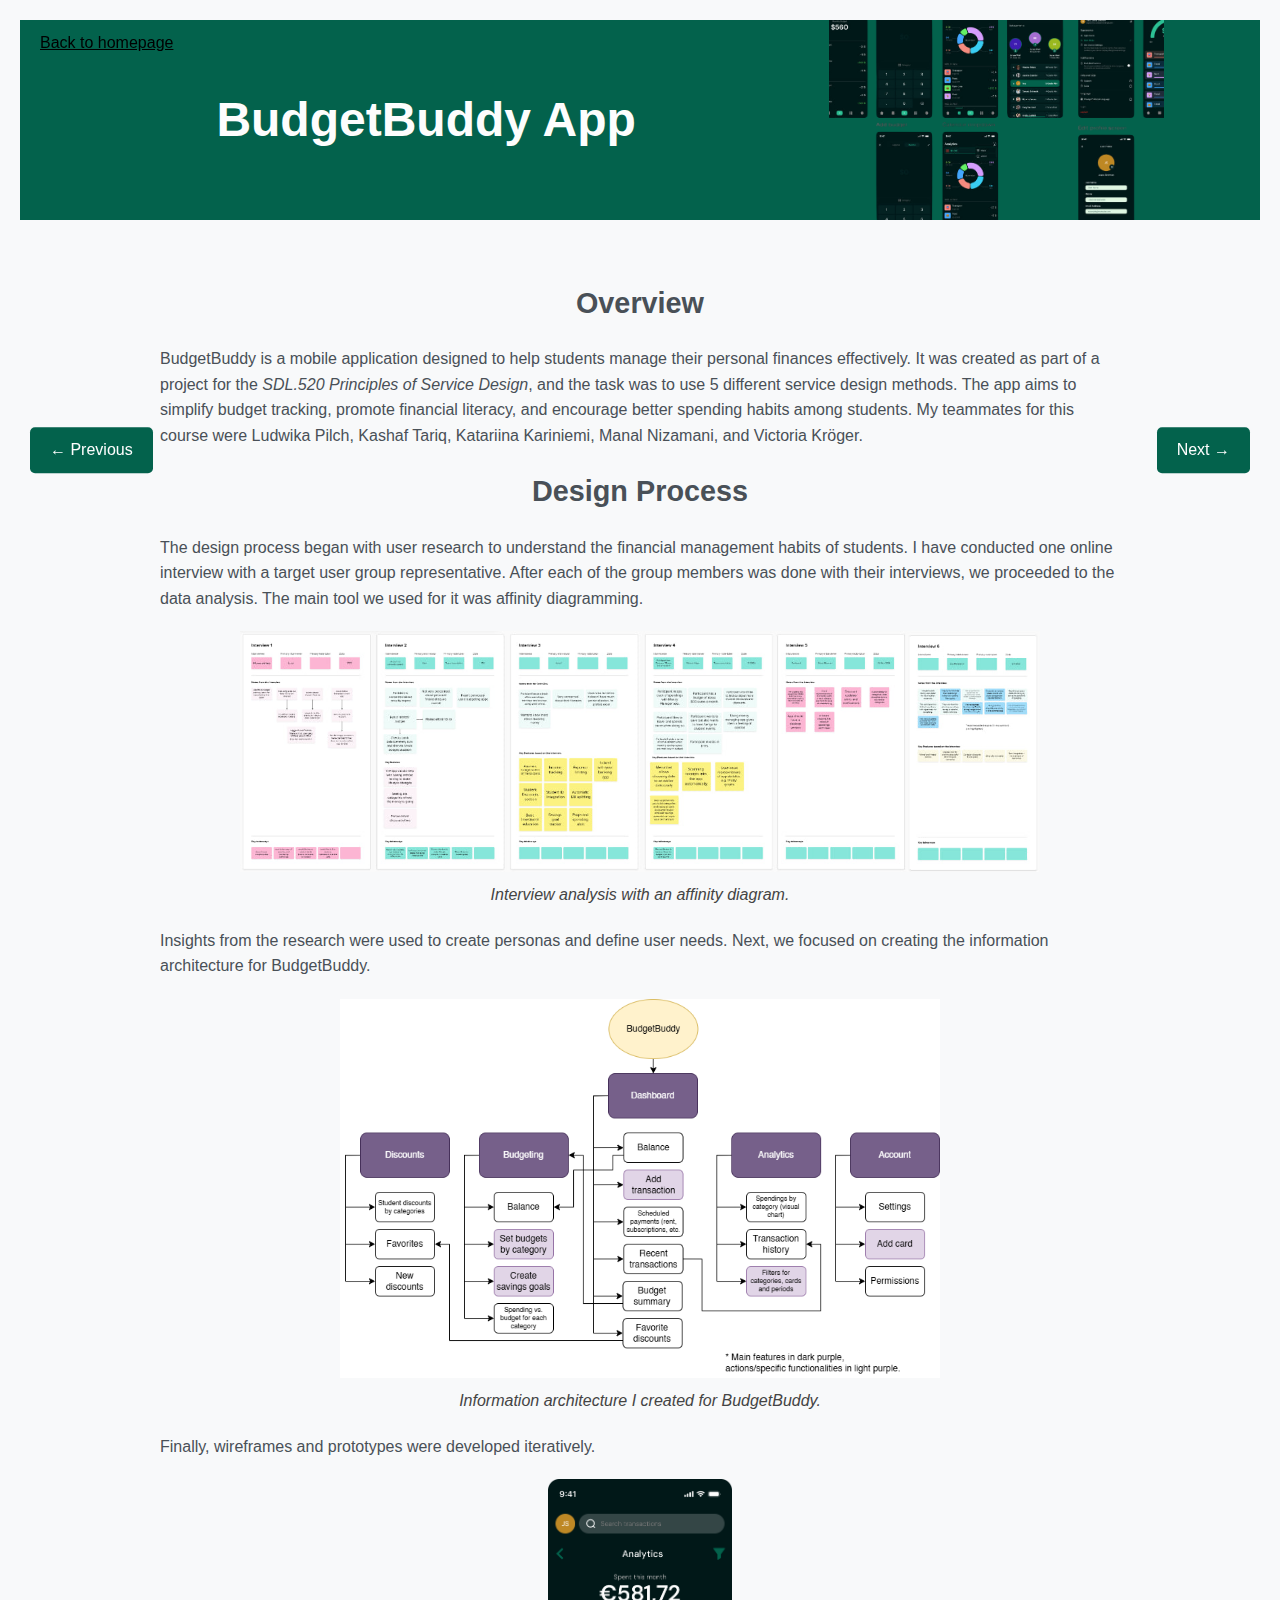
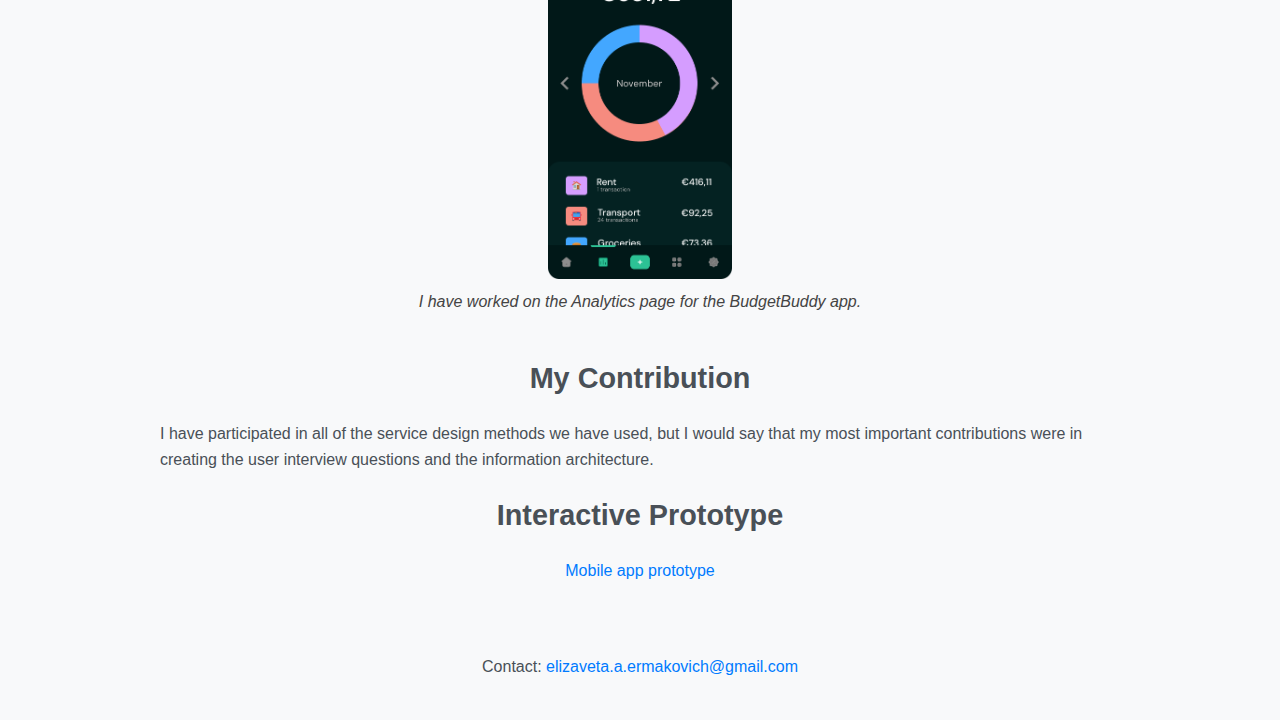
<file: project3.html>
<!DOCTYPE html>
<html lang="en">
<head>
  <meta charset="UTF-8">
  <meta name="viewport" content="width=device-width, initial-scale=1.0">
  <title>SportUni redesign</title>
  <link rel="stylesheet" href="styles.css">
</head>
<body>
  <header>
    <div class="banner" style="background-color: #03624C;">
      <h1 style="color: #FDFDFD;">BudgetBuddy App</h1>
      <img src="images/budget_banner1.jpg" alt="BudgetBuddy banner">
    </div>
    <div class="back-to-homepage">
      <a href="index.html" class="back-button">Back to homepage</a>
    </div>
  </header>
  
  <main class="content-container">
    <section id="overview">
      <h2>Overview</h2>
      <p>
        BudgetBuddy is a mobile application designed to help students manage their personal finances effectively. It was created as part of a project for the <em>SDL.520 Principles of Service Design</em>, and the task was to use 5 different service design methods. The app aims to simplify budget tracking, promote financial literacy, and encourage better spending habits among students. My teammates for this course were Ludwika Pilch, Kashaf Tariq, Katariina Kariniemi, Manal Nizamani, and Victoria Kröger.
      </p>
    </section>

    <section id="design-process">
      <h2>Design Process</h2>
      <p>
        The design process began with user research to understand the financial management habits of students. I have conducted one online interview with a target user group representative. After each of the group members was done with their interviews, we proceeded to the data analysis. The main tool we used for it was affinity diagramming.
      </p>
      <figure>
        <img style="max-width: 800px;" src="images/affinity.jpg" alt="Interview analysis with an affinity diagram">
        <figcaption><em>Interview analysis with an affinity diagram.</em></figcaption>
      </figure>
      <p>
        Insights from the research were used to create personas and define user needs. Next, we focused on creating the information architecture for BudgetBuddy. 
      </p>
      <figure>
        <img src="images/ia.png" alt="Information architecture I created for BudgetBuddy.">
        <figcaption><em>Information architecture I created for BudgetBuddy.</em></figcaption>
      </figure>
      <p>
        Finally, wireframes and prototypes were developed iteratively.
        <figure>
          <img style="max-height: 400px;" src="images/budgetbuddy_wireframe.png" alt="I have worked on the Analytics page for the BudgetBuddy app.">
          <figcaption><em>I have worked on the Analytics page for the BudgetBuddy app.</em></figcaption>
        </figure>
      </p>
    </section>

    <section id="contribution">
      <h2>My Contribution</h2>
      <p>
        I have participated in all of the service design methods we have used, but I would say that my most important contributions were in creating the user interview questions and the information architecture.
      </p>
    </section>

    <section id="prototype">
      <h2>Interactive Prototype</h2>
      <ul>
        <li><a href="https://www.figma.com/proto/rBXtlZoZxonZBSc4x89UTd/Service-Design-Project?page-id=23%3A17&node-id=24-6248&p=f&viewport=444%2C181%2C0.08&t=9h2WpjCMDS204LWL-1&scaling=scale-down&content-scaling=fixed&starting-point-node-id=24%3A6248" target="_blank">Mobile app prototype</a></li>
      </ul>
    </section>
  </main>

  <footer>
    <p>Contact: <a href="mailto:elizaveta.a.ermakovich@gmail.com">elizaveta.a.ermakovich@gmail.com</a></p>
  </footer>

  <div class="sticky-navigation">
    <a href="project2.html" class="nav-button-budgetbuddy left">&#8592; Previous</a>
    <a href="project1.html" class="nav-button-budgetbuddy right">Next &#8594;</a>
  </div>
</body>
</html>
</file>
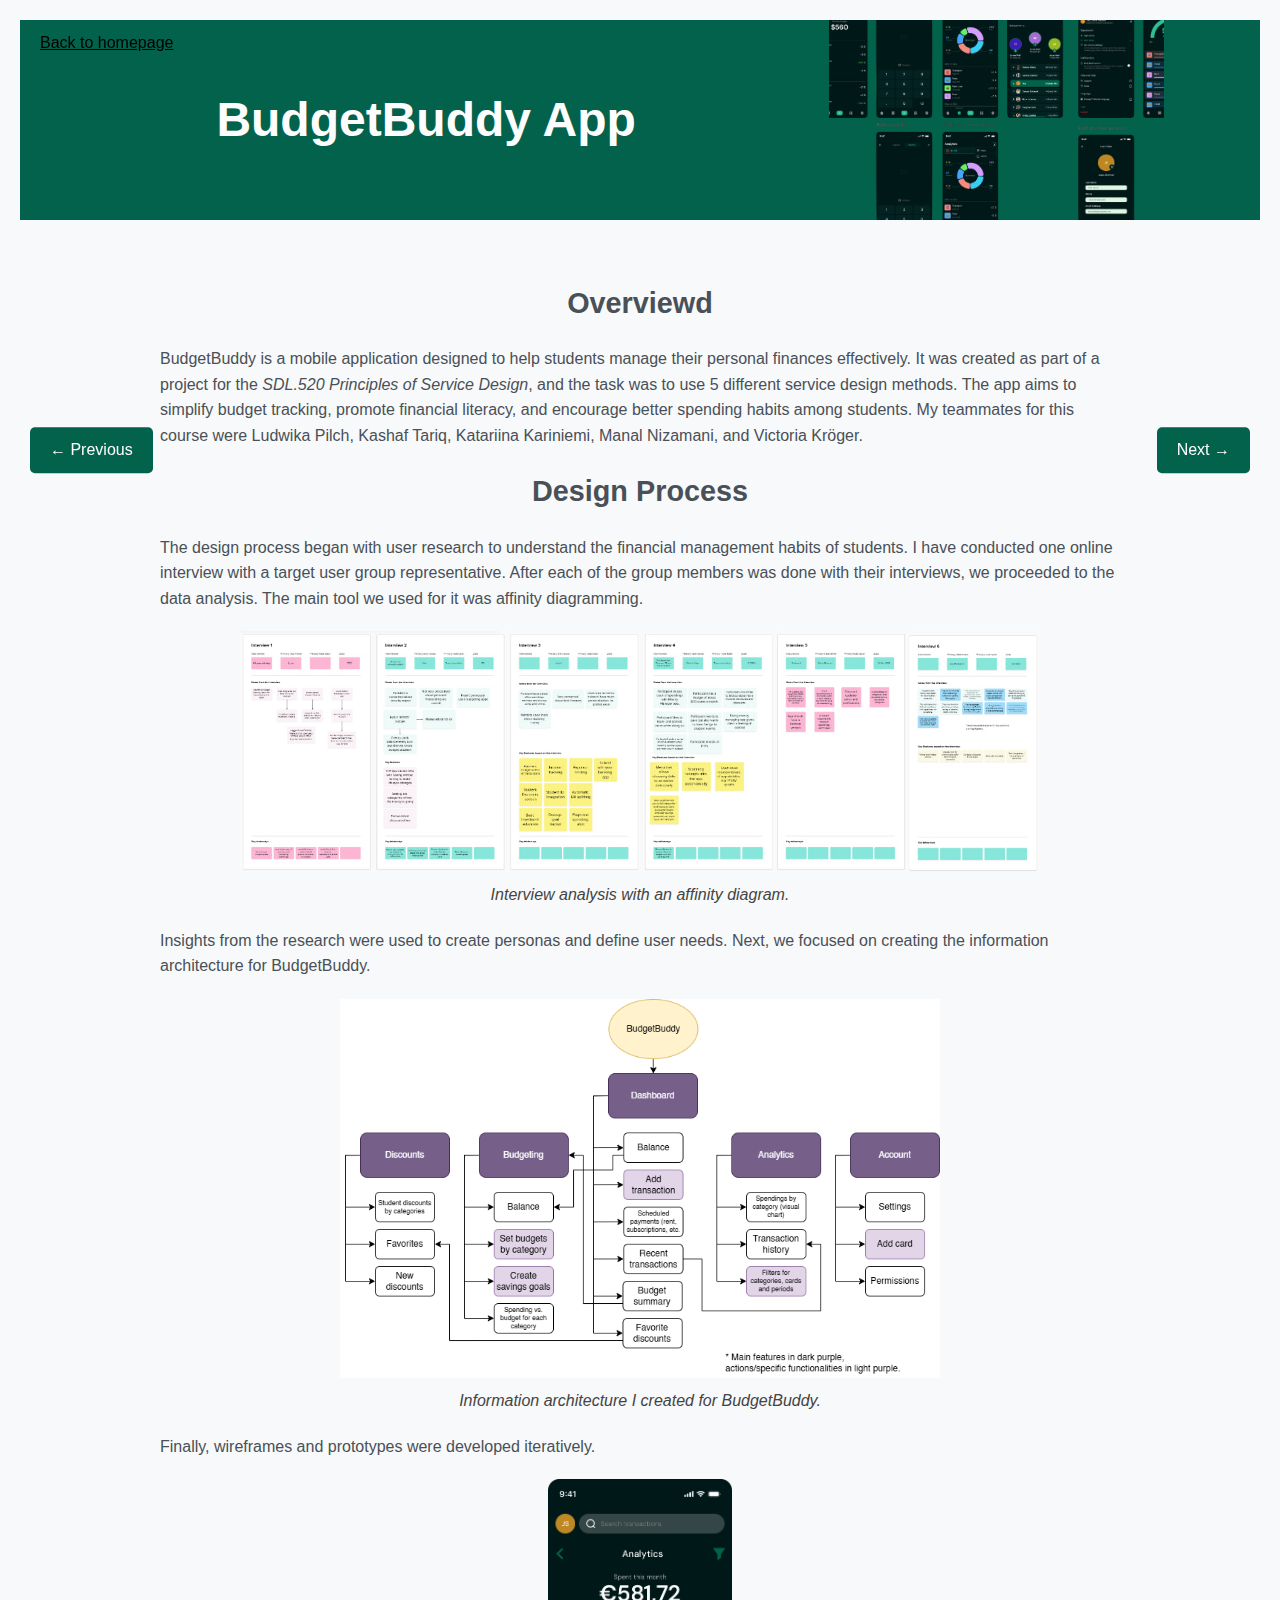
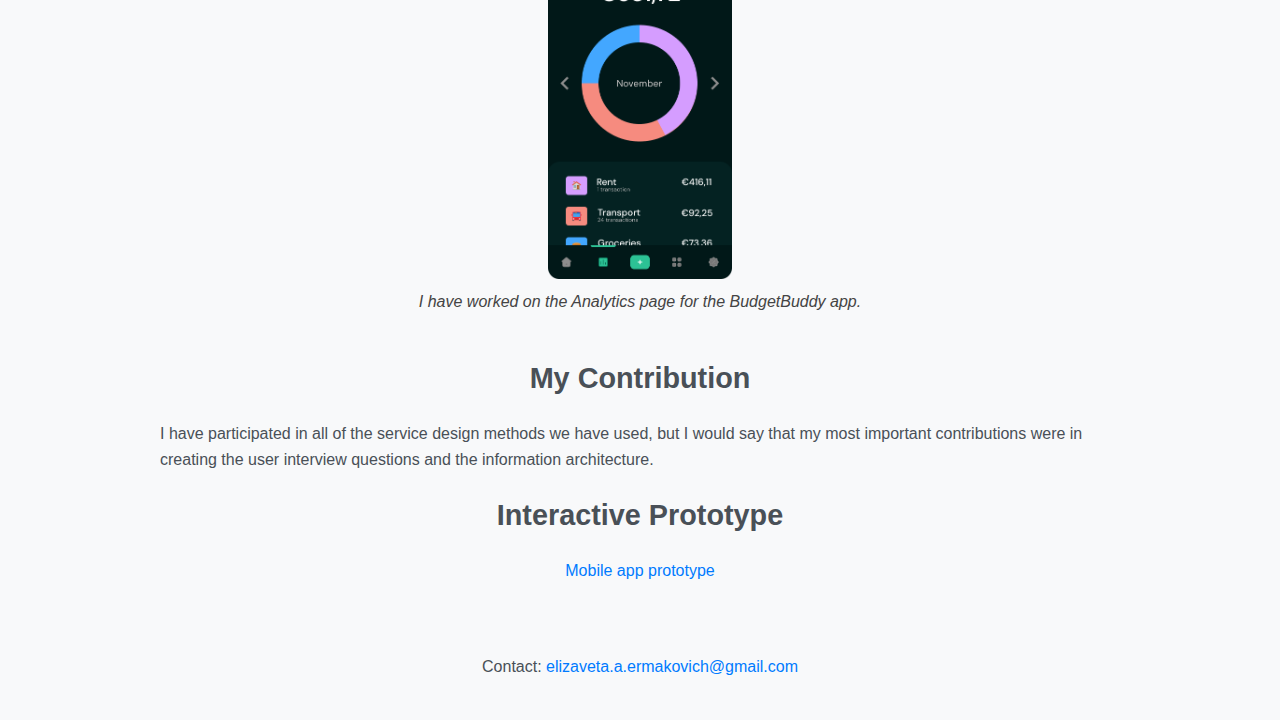
<file: project4.html>
<!DOCTYPE html>
<html lang="en">
<head>
  <meta charset="UTF-8">
  <meta name="viewport" content="width=device-width, initial-scale=1.0">
  <title>SportUni redesign</title>
  <link rel="stylesheet" href="styles.css">
</head>
<body>
  <header>
    <div class="banner" style="background-color: #03624C;">
      <h1 style="color: #FDFDFD;">BudgetBuddy App</h1>
      <img src="images/budget_banner1.jpg" alt="BudgetBuddy banner">
    </div>
    <div class="back-to-homepage">
      <a href="index.html" class="back-button">Back to homepage</a>
    </div>
  </header>
  
  <main class="content-container">
    <section id="overview">
      <h2>Overviewd</h2>
      <p>
        BudgetBuddy is a mobile application designed to help students manage their personal finances effectively. It was created as part of a project for the <em>SDL.520 Principles of Service Design</em>, and the task was to use 5 different service design methods. The app aims to simplify budget tracking, promote financial literacy, and encourage better spending habits among students. My teammates for this course were Ludwika Pilch, Kashaf Tariq, Katariina Kariniemi, Manal Nizamani, and Victoria Kröger.
      </p>
    </section>

    <section id="design-process">
      <h2>Design Process</h2>
      <p>
        The design process began with user research to understand the financial management habits of students. I have conducted one online interview with a target user group representative. After each of the group members was done with their interviews, we proceeded to the data analysis. The main tool we used for it was affinity diagramming.
      </p>
      <figure>
        <img style="max-width: 800px;" src="images/affinity.jpg" alt="Interview analysis with an affinity diagram">
        <figcaption><em>Interview analysis with an affinity diagram.</em></figcaption>
      </figure>
      <p>
        Insights from the research were used to create personas and define user needs. Next, we focused on creating the information architecture for BudgetBuddy. 
      </p>
      <figure>
        <img src="images/ia.png" alt="Information architecture I created for BudgetBuddy.">
        <figcaption><em>Information architecture I created for BudgetBuddy.</em></figcaption>
      </figure>
      <p>
        Finally, wireframes and prototypes were developed iteratively.
        <figure>
          <img style="max-height: 400px;" src="images/budgetbuddy_wireframe.png" alt="I have worked on the Analytics page for the BudgetBuddy app.">
          <figcaption><em>I have worked on the Analytics page for the BudgetBuddy app.</em></figcaption>
        </figure>
      </p>
    </section>

    <section id="contribution">
      <h2>My Contribution</h2>
      <p>
        I have participated in all of the service design methods we have used, but I would say that my most important contributions were in creating the user interview questions and the information architecture.
      </p>
    </section>

    <section id="prototype">
      <h2>Interactive Prototype</h2>
      <ul>
        <li><a href="https://www.figma.com/proto/rBXtlZoZxonZBSc4x89UTd/Service-Design-Project?page-id=23%3A17&node-id=24-6248&p=f&viewport=444%2C181%2C0.08&t=9h2WpjCMDS204LWL-1&scaling=scale-down&content-scaling=fixed&starting-point-node-id=24%3A6248" target="_blank">Mobile app prototype</a></li>
      </ul>
    </section>
  </main>

  <footer>
    <p>Contact: <a href="mailto:elizaveta.a.ermakovich@gmail.com">elizaveta.a.ermakovich@gmail.com</a></p>
  </footer>

  <div class="sticky-navigation">
    <a href="project2.html" class="nav-button-budgetbuddy left">&#8592; Previous</a>
    <a href="project1.html" class="nav-button-budgetbuddy right">Next &#8594;</a>
  </div>
</body>
</html>
</file>
<file: styles.css>
* {
  margin: 0;
  padding: 0;
  box-sizing: border-box;
}

body {
  font-family: Arial, sans-serif;
  line-height: 1.6;
  background-color: #f8f9fa;
  padding: 20px;
  color: #495057;
}

header {
  text-align: center;
  margin-bottom: 40px;
}

header h1 {
  font-size: 2.5rem;
  color: #495057;
}

header p {
  font-size: 1.2rem;
  color: #adb5bd ;
}

a {
  color: #74c0fc;
}

header .banner {
  display: flex;
  justify-content: space-around;
  align-items: center;
  background-color: #E4F2FF;
  height: 200px;
  width: 100%;
  padding-right: 0;
}

header .banner h1 {
  font-size: 3rem;
  color: #000000;
  margin: 0;
  text-align: left;
  padding-left: 100px;
}

header .banner img {
  height: auto;
  max-height: 100%;
  width: auto;
}

section h2 {
  text-align: center;
  margin-bottom: 20px;
  font-size: 1.8rem;
}

.uniwaste_screens {
  display: flex;
  flex-direction: row;
  align-items: center;  
  justify-content: center;  
  gap: 10px; 
}

.uniwaste_screens img {
  max-height: 400px;
}

.uniwaste_screens figcaption {
  text-align: center;
  font-size: 1rem;
  color: #333;
  margin-top: 10px;
}

section figure {
  text-align: center;
  margin: 0 auto;
  padding-bottom: 20px;
}

section img {
  display: block;
  margin: 0 auto;
  max-width: 600px;
}

section figcaption {
  font-size: 1rem;
  color: #444444;
  margin-top: 10px;
}

#about p {
  text-align: center;
  margin-bottom: 40px;
  max-width: 600px;
  margin-left: auto;
  margin-right: auto;
}

.project-cards {
  display: grid;
  grid-template-columns: repeat(auto-fit, minmax(280px, 1fr));
  gap: 20px;
  margin-top: 20px;
  justify-content: center;
  width: 100%;
  max-width: 1200px;
  margin-left: auto;
  margin-right: auto;
}

.project-card {
  display: block;
  text-decoration: none;
  color: inherit;
  background-color: #fff;
  padding: 20px;
  border-radius: 8px;
  box-shadow: 0 4px 8px rgba(0, 0, 0, 0.1);
  transition: transform 0.3s ease;
  text-align: center;
}

.project-card h3 {
  font-size: 1.5rem;
  color: #333;
  margin-top: 15px;
}

.project-card p {
  color: #666;
  font-size: 1rem;
  margin-top: 10px;
}

.project-image {
  width: 100%;
  height: auto;
  border-radius: 8px;
}

.project-card:hover {
  transform: scale(1.03);
}

footer {
  text-align: center;
  margin-top: 40px;
}

footer a {
  color: #007BFF;
  text-decoration: none;
}

footer a:hover {
  text-decoration: underline;
}

.content-container {
  max-width: 1000px;
  margin: 0 auto;
  padding: 20px;
}

h2 {
  font-size: 1.5rem;
  margin-bottom: 10px;
}

p {
  margin-bottom: 20px;
}

ul {
  list-style-type: none;
  padding: 0;
  text-align: center;
}

ul li {
  margin-bottom: 10px;
}

ul li a {
  color: #007BFF;
  text-decoration: none;
}

ul li a:hover {
  text-decoration: underline;
}

.sticky-navigation {
  position: fixed;
  top: 50%;
  left: 0;
  right: 0;
  display: flex;
  justify-content: space-between;
  transform: translateY(-50%); /* Vertically center the arrows */
  padding: 0 10px;
  width: 100%;
}

.nav-button-unisafka {
  background-color: #E4F2FF;
  color: black;
  padding: 10px 20px;
  cursor: pointer;
  font-size: 16px;
  text-decoration: none;
  border-radius: 5px;
  display: inline-block;
}

.nav-button-sportuni {
  background-color: #5C1BB8;
  color: #FFFBF5;
  padding: 10px 20px;
  cursor: pointer;
  font-size: 16px;
  text-decoration: none;
  border-radius: 5px;
  display: inline-block;
}

.nav-button-budgetbuddy {
  background-color: #03624C;
  color: #FDFDFD;
  padding: 10px 20px;
  cursor: pointer;
  font-size: 16px;
  text-decoration: none;
  border-radius: 5px;
  display: inline-block;
}

.nav-button:hover {
  background-color: #555;
}

.left {
  text-align: left;
  margin-left: 20px;
}

.right {
  text-align: right;
  margin-right: 20px;
}

.back-to-homepage {
  position: fixed;
  top: 20px;
  left: 20px;
  z-index: 1000;
}

.back-button {
  color: black;
  padding: 10px 20px;
  font-size: 16px;
  display: inline-block;
}
</file>
<file: harvest/assets/index-dd86v-MB.css>
:root{--color-bg: #FFFCFA;--color-text: #252525;--color-img-text: #696969;--color-callout-bg-sustainability: #EAF1E8;--color-callout-bg-insight: #F9F4E8;--color-callout-heart-sustainability: #77B256;--color-callout-heart-insight: #B9644B;--color-card-green: #B0BE98;--color-card-beige: #F5F2ED;--color-arrow: #B0BE98;--fs-16: .825rem;--fs-24: 1rem;--fs-32: 1.25rem;--fs-48: 2rem;--fs-96: 4rem;--fw-reg: 400;--fw-bold: 700;--fw-semibold: 600;--shadow-10: -10px -10px 40px -20px rgba(0, 0, 0, 10%), 10px 10px 40px -20px rgba(0, 0, 0, 10%);--shadow-15: -10px -10px 40px -20px rgba(0, 0, 0, 15%), 10px 10px 40px -20px rgba(0, 0, 0, 15%);--shadow-25: -10px -10px 40px -20px rgba(0, 0, 0, 25%), 10px 10px 40px -20px rgba(0, 0, 0, 25%);--space-section: 64px;--space-subsection: 24px;--space-item: 16px;--space-tight: 0px}*,*:before,*:after{box-sizing:border-box;margin:0;padding:0}body{font-family:Noto Sans,sans-serif;-webkit-font-smoothing:antialiased;background-color:var(--color-bg);color:var(--color-text)}h1{font-size:var(--fs-48);font-weight:var(--fw-bold);line-height:1.2}h2{font-size:var(--fs-32);font-weight:var(--fw-bold);line-height:1.2}h3{font-size:var(--fs-24);font-weight:var(--fw-bold);line-height:1.2;margin-bottom:var(--space-item);margin-top:0}.hero-section-title{font-size:var(--fs-96);font-weight:var(--fw-bold)}p{font-size:var(--fs-24);line-height:1.5;margin:0}ul{font-size:var(--fs-24);line-height:1.5;margin:-10px 0;padding-left:20px}li{margin:10px 0}img{max-width:100%;display:block}.img-wide{width:70vw;max-width:1200px;position:relative;left:50%;transform:translate(-50%);height:auto;display:block}@media(max-width:768px){.img-wide{width:100%;position:static;left:auto;transform:none}}.text-center{text-align:center}.text-left{text-align:left}.text-right{text-align:right}.space-section-below{margin-bottom:var(--space-section)}.space-subsection-below{margin-bottom:var(--space-subsection)}.space-item-below{margin-bottom:var(--space-item)}.space-tight-below{margin-bottom:var(--space-tight)}.space-top-item{margin-top:var(--space-item)}.space-top-subsection{margin-top:var(--space-subsection)}.shadow-small{box-shadow:var(--shadow-10)}.shadow-medium{box-shadow:var(--shadow-15)}.shadow-large{box-shadow:var(--shadow-25)}a{text-decoration:underline;color:inherit}.container-wide{width:clamp(300px,94%,1440px);margin:0 auto}.container-readable{width:clamp(300px,55%,1440px);margin:0 auto}.callout{display:flex;flex-direction:row;align-items:flex-start;gap:24px;padding:32px 24px;border-radius:16px;width:100%;margin-bottom:24px}.callout-sustainability{background-color:var(--color-callout-bg-sustainability)}.callout-insight{background-color:var(--color-callout-bg-insight)}.callout-icon{flex-shrink:0;width:22px;height:22px;display:block}.callout-text{font-size:var(--fs-24);font-weight:var(--fw-reg);line-height:1.5;color:var(--color-text);margin:0;flex:1}.collapsible-box{border-radius:16px;width:100%;margin-bottom:24px;overflow:hidden;transition:all .3s ease}.collapsible-sustainability{background-color:var(--color-callout-bg-sustainability)}.collapsible-insight{background-color:var(--color-callout-bg-insight)}.collapsible-header{display:flex;align-items:center;justify-content:space-between;padding:32px 24px;width:100%;border:none;background:none;cursor:pointer;text-align:left}.collapsible-title-wrapper{display:flex;align-items:center;gap:24px;flex:1}.collapsible-icon,.collapsible-arrow{width:22px;height:22px;flex-shrink:0;display:block}.collapsible-content{padding:0 72px 32px;color:var(--color-text);font-size:var(--fs-24);line-height:1.5;display:flex;flex-direction:column;gap:24px}.collapsible-content img{max-width:100%;height:auto;border-radius:8px}.centered-content .collapsible-content{padding:0 24px 32px}@media(max-width:600px){.collapsible-content{padding:0 24px 32px}}.section{margin-bottom:var(--space-section);display:flex;flex-direction:column;gap:var(--space-subsection)}.section-title{font-size:var(--fs-48);font-weight:var(--fw-bold);margin:0}.section-header{display:flex;flex-direction:column;gap:16px;width:100%}.section-intro{font-size:var(--fs-24);line-height:var(--lh-body);max-width:800px}.subsection{display:flex;flex-direction:column;gap:var(--space-item);margin-bottom:var(--space-subsection)}.subsection:last-child{margin-bottom:0}.subsection>p{margin-bottom:0}.subsection>img{margin-bottom:0}.media-group{display:flex;flex-direction:column;gap:var(--space-tight);align-items:center;margin-bottom:0}.caption{font-size:var(--fs-16);color:var(--color-img-text);text-align:center;display:block;margin-top:-12px}.subsection-title{font-size:var(--fs-32);font-weight:var(--fw-bold);color:var(--color-text);margin:0}.card{padding:40px;border-radius:20px;display:flex;flex-direction:column;gap:16px;width:100%;height:100%}.card-green{background-color:var(--color-card-green)}.card-beige{background-color:var(--color-card-beige)}.card-shadowed{background-color:var(--color-callout-bg-insight);box-shadow:var(--shadow-10)}.card-shadowed .card-title{color:var(--color-callout-heart-insight)}.compact-card{padding:20px;justify-content:center;align-items:center;text-align:center}.compact-card h3{margin:0}.card-transparent{background-color:transparent;border:1px solid var(--color-text-light);padding:40px 0}.card-align-left{text-align:left;align-items:flex-start}.card-align-center{text-align:center;align-items:center}.card-align-right{text-align:right;align-items:flex-end}.card-list{display:flex;flex-direction:column;gap:8px;width:100%}.card-image{width:100%;height:auto;border-radius:12px;object-fit:cover}.card-image-contained{width:100%;max-width:auto;height:365px;object-fit:cover;object-position:center;margin:0 auto 12px}.card-image-contained-large{width:100%;max-width:auto;max-height:515px;object-fit:cover;object-position:center;margin:0 auto 12px}.card-title{margin:0;font-size:var(--fs-32);font-weight:var(--fw-bold);line-height:1.2}.card-title-alt{font-family:var(--font-secondary);font-style:italic;font-weight:var(--fw-reg)}.card-text{margin:0;font-size:var(--fs-24);line-height:1.5}.card-grid{display:grid;grid-auto-flow:column;grid-auto-columns:1fr;gap:24px;margin-bottom:var(--space-item);margin-top:var(--space-item);width:100%}@media(max-width:1100px){.card-grid{grid-auto-flow:row;grid-template-columns:repeat(2,1fr);grid-auto-columns:auto}}@media(max-width:600px){.card-grid{grid-template-columns:1fr}}.hero-section{width:100%;margin-top:var(--space-section);margin-bottom:60px;display:flex;flex-direction:column;align-items:center;text-align:center;gap:24px}.hero-image{width:100%;height:580px;object-fit:contain}.hero-title{font-size:var(--fs-96);font-weight:var(--fw-bold);line-height:1.1;margin:0;color:var(--color-text);text-align:center}.hero-subtitle{font-size:var(--fs-32);font-weight:var(--fw-reg);margin-top:4px;color:var(--color-text);text-align:center}.problem-solution-layout{display:flex;gap:16px;align-items:stretch;justify-content:center;margin-bottom:var(--space-item)}@media(max-width:600px){.problem-solution-layout{flex-direction:column}}.arrow-container{display:flex;align-items:center;justify-content:center;flex-shrink:0;width:32px;height:32px;align-self:center}.arrow img{width:32px;height:32px;display:block}.btn{display:inline-flex;align-items:center;justify-content:center;gap:12px;padding:16px 32px;border-radius:100px;font-size:var(--fs-24);font-weight:var(--fw-bold);text-decoration:none;border:none;cursor:pointer;transition:all .2s ease;box-shadow:var(--shadow-10)}.btn-primary{background-color:var(--color-card-green);color:var(--color-text)}.btn-primary:hover{transform:translateY(-2px);box-shadow:var(--shadow-15);filter:brightness(1.05)}.btn-secondary{background-color:transparent;border:2px solid var(--color-text);color:var(--color-text)}.btn-secondary:hover{background-color:var(--color-text);color:#fff}
</file>
